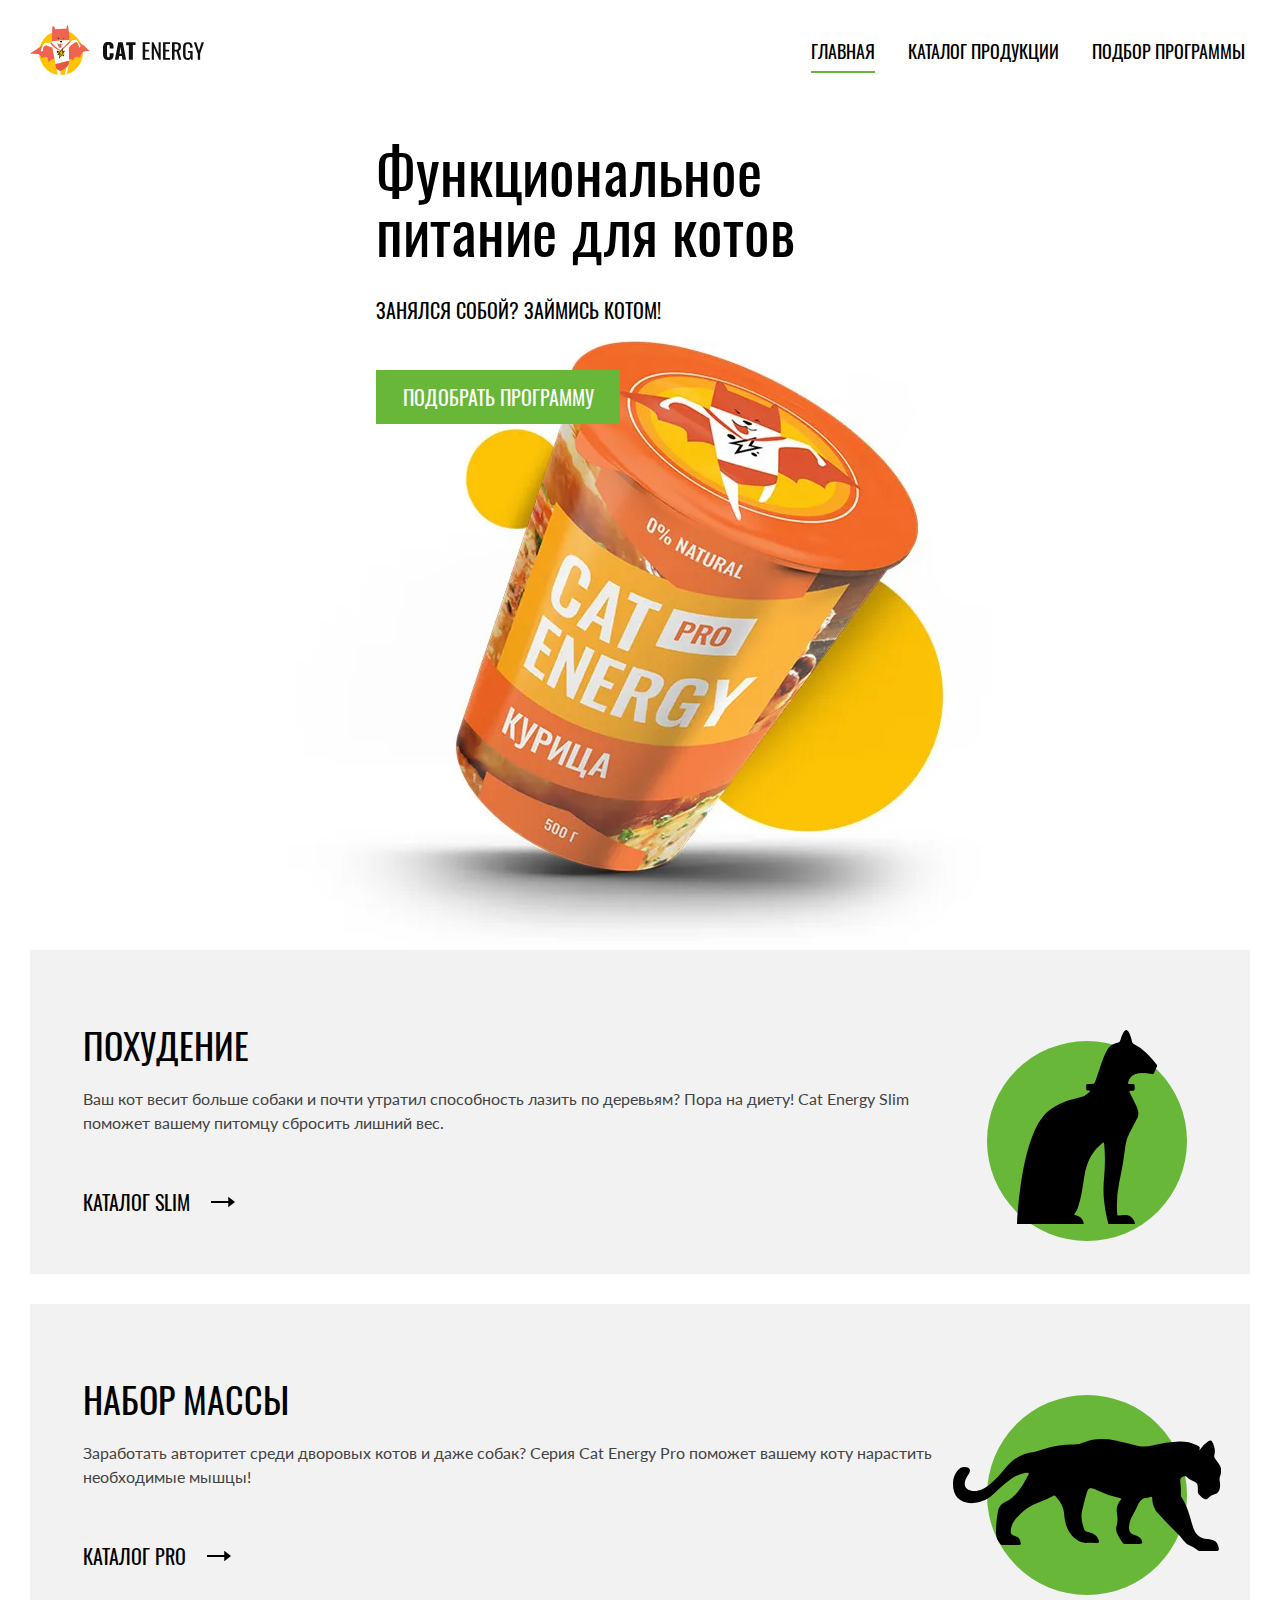
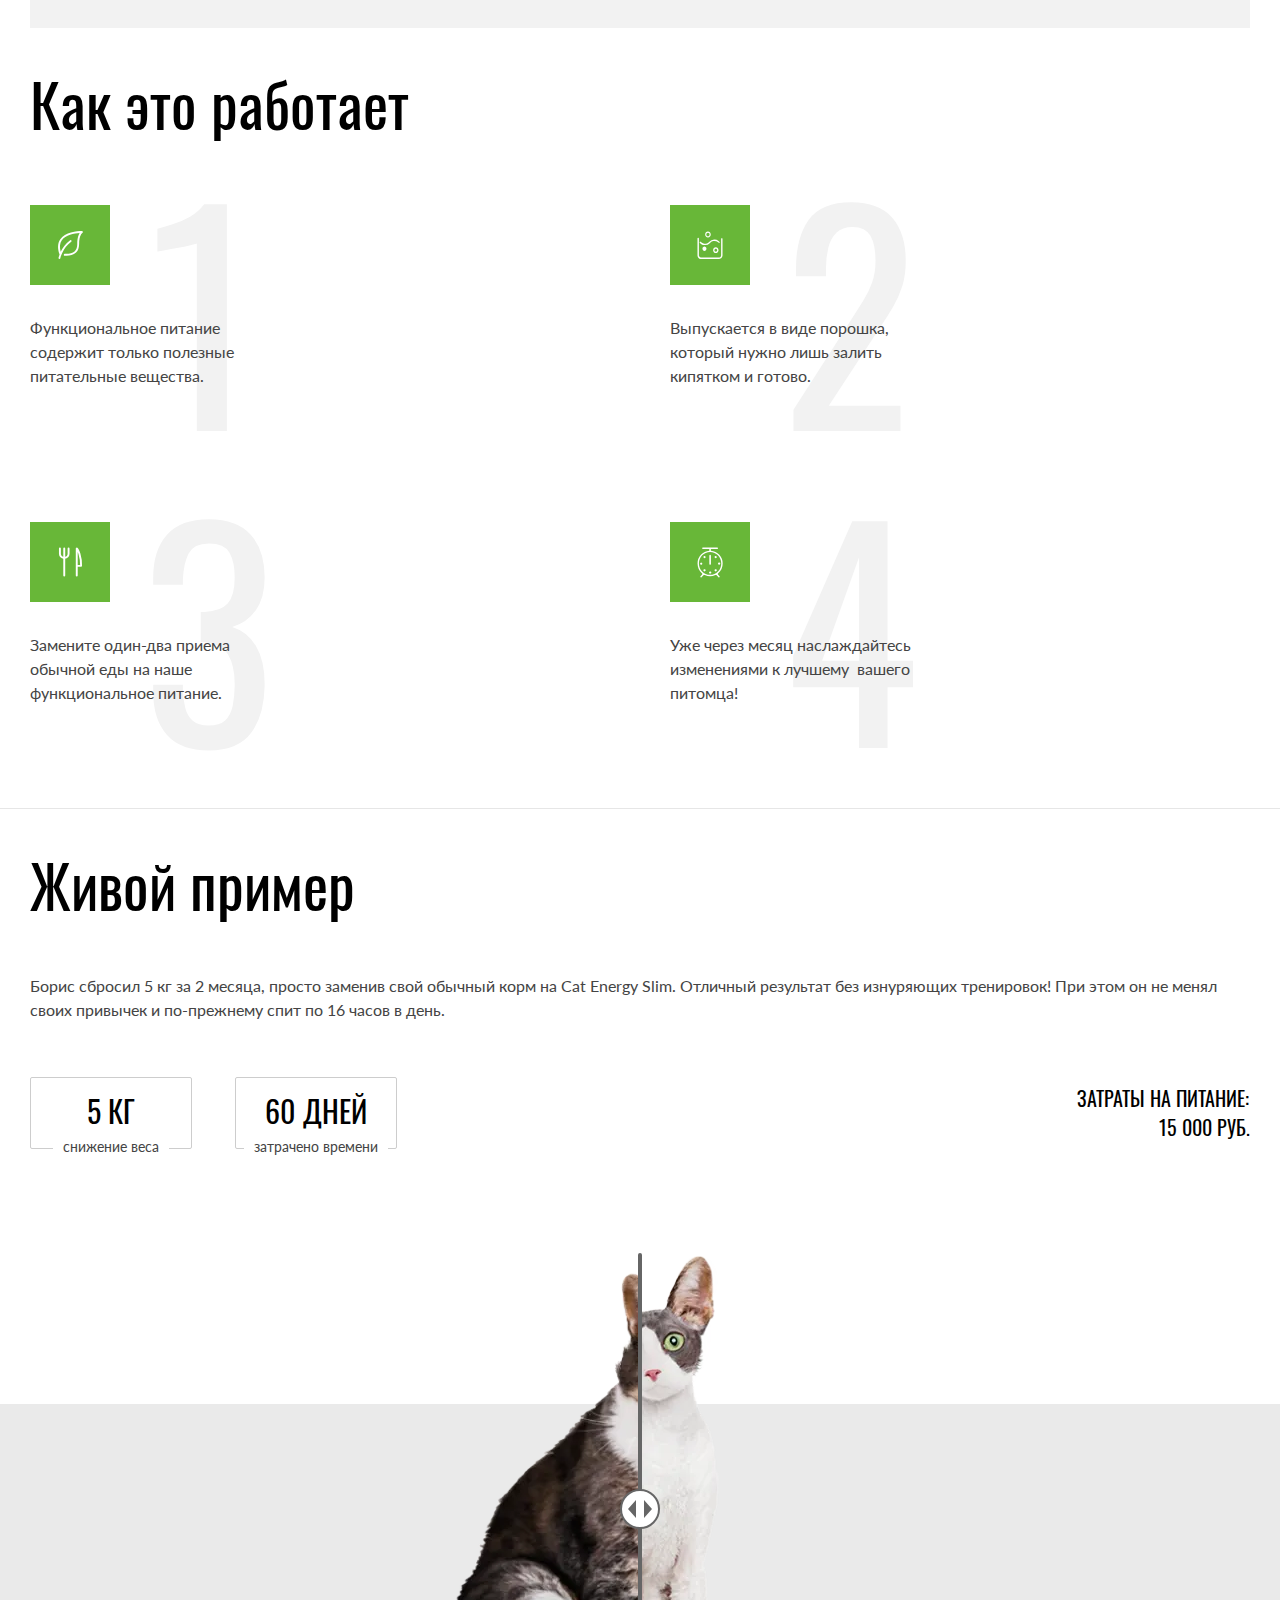
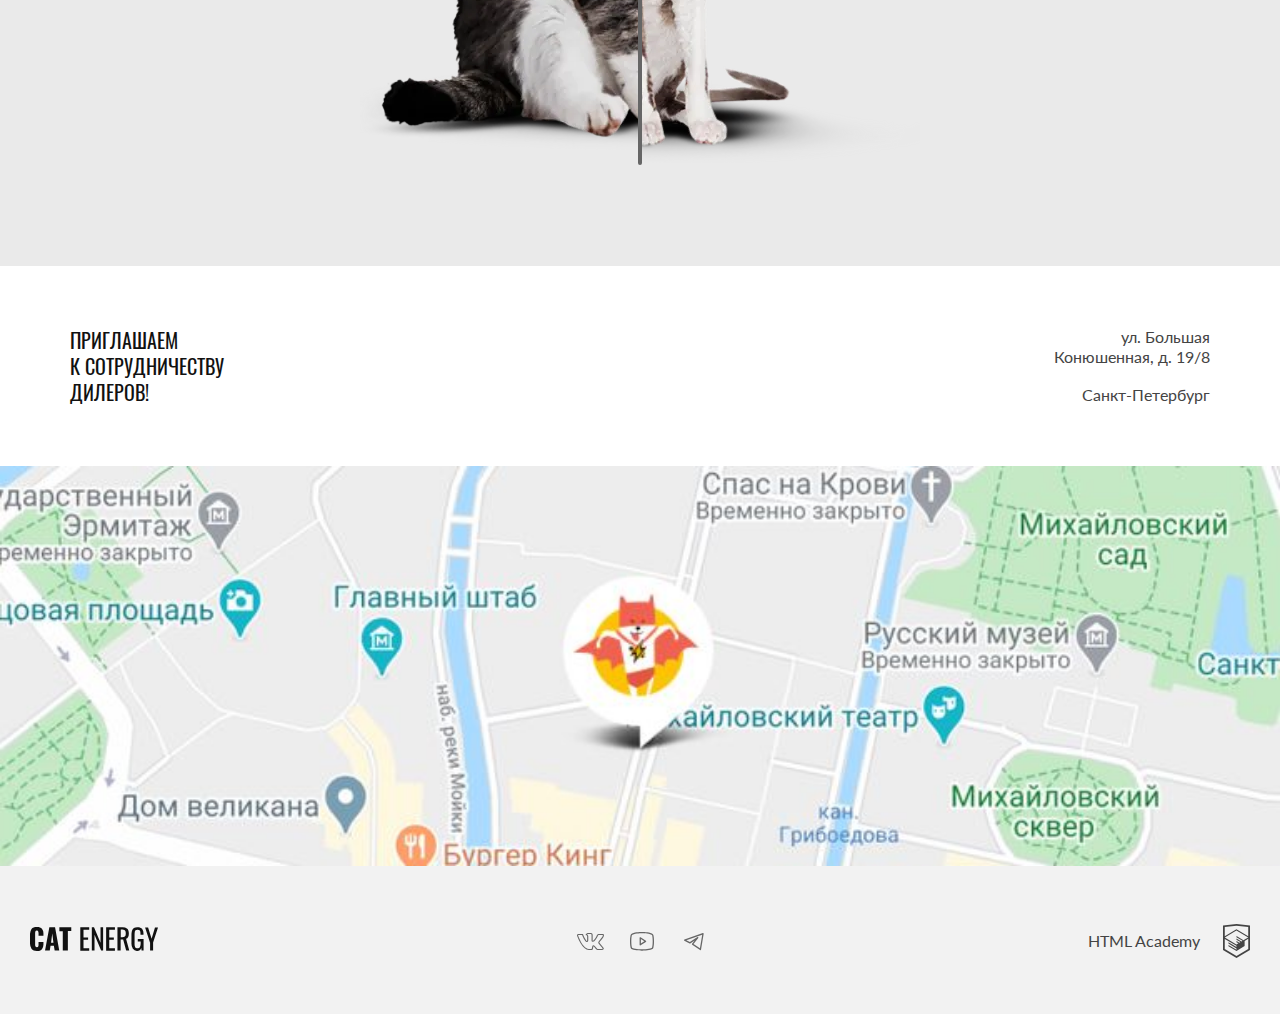
<file: index.html>
<!DOCTYPE html><html class="page" lang="ru"><head><meta charset="UTF-8"><meta name="viewport" content="width=device-width,initial-scale=1"><meta name="description" content="Купите лучшее питание для вашего кота! Широкий ассортимент кормов, витамины и лакомства для кошек всех пород и возрастов. Быстрая доставка, качественные продукты и выгодные цены. Заботьтесь о здоровье и благополучии вашего питомца вместе с нами!"><title>Cat Energy</title><link rel="stylesheet" href="styles/styles.css"><link rel="icon" href="favicon.ico"><link rel="icon" href="favicons/icon.svg" type="image/svg+xml"><link rel="apple-touch-icon" href="favicons/icon-180x180.png"><link rel="manifest" href="manifest.webmanifest"><link rel="preload" href="/source/images/cat-energy-mainpage-desktop@2x.webp" as="image" media="(min-width: 1440px)" type="image/webp"><link rel="preload" href="./fonts/lato/Lato-Regular.woff2" as="font" type="font/woff2" crossorigin="anonymous"><link rel="preload" href="./fonts/oswald/oswaldregular.woff2" as="font" type="font/woff2" crossorigin="anonymous"><link rel="preload" as="script" href="./scripts/index.js" media="(max-width: 767px)" type="text/javascript"><script src="scripts/index.js" defer="defer"></script></head><body class="page__body"><header class="header" data-test="header"><div class="header__mobile-container"><div class="header__wrapper"><a class="header__logo" href="index.html" aria-current="page"><picture><source media="(min-width: 1440px)" width="70" height="59" type="image/svg+xml" srcset="images/logo-img-desktop.svg"><source media="(min-width: 768px)" width="60" height="50" type="image/svg+xml" srcset="images/logo-img-tablet.svg"><img class="header__logo-img" src="images/logo-img-mobile.svg" width="33" height="38" alt="Логотип сайта Cat Energy"></picture><picture><source media="(min-width: 1440px)" width="118" height="21" type="image/svg+xml" srcset="images/logo-text-desktop.svg"><img class="header__logo-text" src="images/logo-text-mobile-tablet.svg" width="101" height="18" alt="Товарный знак Cat Energy"></picture></a></div><nav class="main-navigation main-navigation--opened nojs"><button class="main-navigation__toggle" type="button" aria-label="Меню"><span class="visually-hidden">Открыть меню</span></button><ul class="main-navigation__menu-list"><li class="main-navigation__menu-item"><a class="main-navigation__menu-link main-navigation__menu-link--current" href="index.html">Главная</a></li><li class="main-navigation__menu-item"><a class="main-navigation__menu-link" href="catalog.html">Каталог Продукции</a></li><li class="main-navigation__menu-item"><a class="main-navigation__menu-link" href="#">Подбор программы</a></li></ul></nav></div></header><main class="main-container"><section class="main-hero" data-test="hero"><div class="container main-hero__wrapper"><div class="main-hero__title-wrapper"><h1 class="main-hero__title">Функциональное<br>питание для котов</h1></div><div class="main-hero__slogan-wrapper"><p class="main-hero__slogan">Занялся собой? Займись котом!</p></div><div class="main-hero__picture-wrapper"><picture><source media="(min-width: 1440px)" width="552" height="499" type="image/webp" srcset="images/cat-energy-mainpage-desktop@1x.webp, images/cat-energy-mainpage-desktop@2x.webp 2x"><source media="(min-width: 768px)" width="709" height="609" type="image/webp" srcset="images/cat-energy-mainpage-tablet@1x.webp, images/cat-energy-mainpage-tablet@2x.webp 2x"><source width="280" height="270" type="image/webp" srcset="images/cat-energy-mainpage-mobile@1x.webp, images/cat-energy-mainpage-mobile@2x.webp 2x"><source media="(min-width: 1440px)" width="552" height="499" type="image/png" srcset="images/cat-energy-mainpage-desktop@1x.png, images/cat-energy-mainpage-desktop@2x.png 2x"><source media="(min-width: 768px)" width="709" height="609" type="image/png" srcset="images/cat-energy-mainpage-tablet@1x.png, images/cat-energy-mainpage-tablet@2x.png 2x"><img class="main-hero__main-picture" loading="eager" src="images/cat-energy-mainpage-mobile@1x.png" srcset="images/cat-energy-mainpage-mobile@2x.png 2x" width="280" height="270" alt="Упаковка продукции Cat Energy"></picture></div><a class="main-hero__button-features button button--program" href="#">Подобрать программу</a></div></section><section class="main-advantages" data-test="programs"><div class="container main-advantages__main-wrapper"><div class="main-advantages__wrapper"><div class="main-advantages__items"><div class="main-advantages__image main-advantages__image--weightloss"></div><h3 class="main-advantages__title">Похудение</h3></div><p class="main-advantages__description">Ваш кот весит больше собаки и почти утратил способность лазить по деревьям? Пора на диету! Cat Energy Slim поможет вашему питомцу сбросить лишний вес.</p><div class="main-advantages__catalog-wrapper"><a class="main-advantages__catalog-link" href="#">Каталог Slim</a></div></div><div class="main-advantages__wrapper"><div class="main-advantages__items"><div class="main-advantages__image main-advantages__image--weightgain"></div><h3 class="main-advantages__title">Набор массы</h3></div><p class="main-advantages__description">Заработать авторитет среди дворовых котов и даже собак? Серия Cat Energy Pro поможет вашему коту нарастить необходимые мышцы!</p><div class="main-advantages__catalog-wrapper"><a class="main-advantages__catalog-link" href="#">Каталог Pro</a></div></div></div></section><section class="main-explainer" data-test="features"><div class="container"><h2 class="main-explainer__title">Как это работает</h2><ol class="main-explainer__list"><li class="main-explainer__item main-explainer__item--healthy"><p class="main-explainer__description">Функциональное питание содержит только полезные питательные вещества.</p></li><li class="main-explainer__item main-explainer__item--cooking"><p class="main-explainer__description">Выпускается в виде порошка, который нужно лишь залить кипятком и готово.</p></li><li class="main-explainer__item main-explainer__item--meal"><p class="main-explainer__description">Замените один-два приема обычной еды на наше функциональное питание.</p></li><li class="main-explainer__item main-explainer__item--time"><p class="main-explainer__description">Уже через месяц наслаждайтесь изменениями к лучшему&nbsp; вашего питомца!</p></li></ol></div></section><section class="main-experience" data-test="proof"><div class="container main-experience__wrapper"><h2 class="main-experience__title">Живой пример</h2><p class="main-experience__description">Борис сбросил 5 кг за 2 месяца, просто заменив свой обычный корм на Cat Energy Slim. Отличный результат без изнуряющих тренировок! При этом он не менял своих привычек и по-прежнему спит по 16 часов в день.</p><div class="main-experience__clarifying-wrapper"><div class="main-experience__clarifying-title-wrapper"><div class="main-experience__clarifying"><p class="main-experience__clarifying-title">5 кг</p><p class="main-experience__clarifying-description">снижение веса</p></div><div class="main-experience__clarifying"><p class="main-experience__clarifying-title">60 дней</p><p class="main-experience__clarifying-description">затрачено времени</p></div></div><div class="main-experience__clarifying-benefit-wrapper"><p class="main-experience__clarifying-benefit">Затраты на питание:</p><p class="main-experience__clarifying-benefit main-experience__clarifying-price">15 000 РУБ.</p></div></div><div class="main-experience__slider-description"><div class="slider-container"><div class="slider-container__image slider-container__image--before"><picture><source media="(min-width: 768px)" width="560" height="512" type="image/webp" srcset="images/fat-cat-desktop@1x.webp, images/fat-cat-desktop@2x.webp 2x"><source width="280" height="256" type="image/webp" srcset="images/fat-cat-mobile@1x.webp, images/fat-cat-mobile@2x.webp 2x"><source media="(min-width: 768px)" width="560" height="512" type="image/png" srcset="images/fat-cat-desktop@1x.png, images/fat-cat-desktop@2x.png 2x"><img class="slider-container__picture" loading="lazy" src="images/fat-cat-mobile@1x.png" srcset="images/fat-cat-mobile@2x.png 2x" width="280" height="256" alt="Изображение кота Бориса до"></picture></div><div class="slider-container__image slider-container__image--after"><picture><source media="(min-width: 768px)" width="560" height="512" type="image/webp" srcset="images/slim-cat-desktop@1x.webp, images/slim-cat-desktop@2x.webp 2x"><source width="280" height="256" type="image/webp" srcset="images/slim-cat-mobile@1x.webp, images/slim-cat-mobile@2x.webp 2x"><source media="(min-width: 768px)" width="560" height="512" type="image/png" srcset="images/slim-cat-desktop@1x.png, images/slim-cat-desktop@2x.png 2x"><img class="slider-container__picture" loading="lazy" src="images/slim-cat-mobile@1x.png" srcset="images/slim-cat-mobile@2x.png 2x" width="280" height="256" alt="Изображение кота Бориса после"></picture></div></div><button class="main-experience__slider-button" type="button"><span class="visually-hidden">Ползунок</span></button></div></div></section><section class="contacts" data-test="contacts"><div class="contacts__wrapper"><h2 class="contacts__invitation">Приглашаем<br>к сотрудничеству<br>дилеров!</h2><address class="contacts__address">ул. Большая<br>Конюшенная, д. 19/8 <span class="contacts__city">Санкт-Петербург</span></address></div><div class="contacts__map-picture-wrapper"><script async src="https://api-maps.yandex.ru/services/constructor/1.0/js/?um=constructor%3A9d24a9a556d3a1e91e2e58f129a5ee3a0d1791661d0c0d3f06cbb6fa84445857&amp;lang=ru_RU&amp;scroll=true"></script></div></section></main><footer class="footer" data-test="footer"><div class="container footer__wrapper"><a class="footer__logo" href="index.html" aria-current="page"><svg class="footer__logo-img" width="128" height="24"><use href="icons/stack.svg#footer-logo"></use></svg> <span class="visually-hidden">Логотип сайта Cat Energy</span></a><ul class="footer__social-list"><li class="footer__social-list-item"><a class="social-button social-button--vkontakte" href="https://vk.com/htmlacademy"><span class="visually-hidden">Вконтакте</span></a></li><li class="footer__social-list-item"><a class="social-button social-button--youtube" href="https://www.youtube.com/user/htmlacademyru"><span class="visually-hidden">Youtube</span></a></li><li class="footer__social-list-item"><a class="social-button social-button--telegram" href="https://t.me/htmlacademy"><span class="visually-hidden">Telegram</span></a></li></ul><a class="footer__developer-link" href="https://htmlacademy.ru/intensive/adaptive" target="_blank" rel="noreferrer noopener">HTML Academy <svg class="footer__developer-link-img" width="27" height="34"><use href="icons/stack.svg#logo-icon-html"></use></svg> <span class="visually-hidden">Ссылка на сайт разработчика htmlacademy.ru</span></a></div></footer></body></html>
</file>
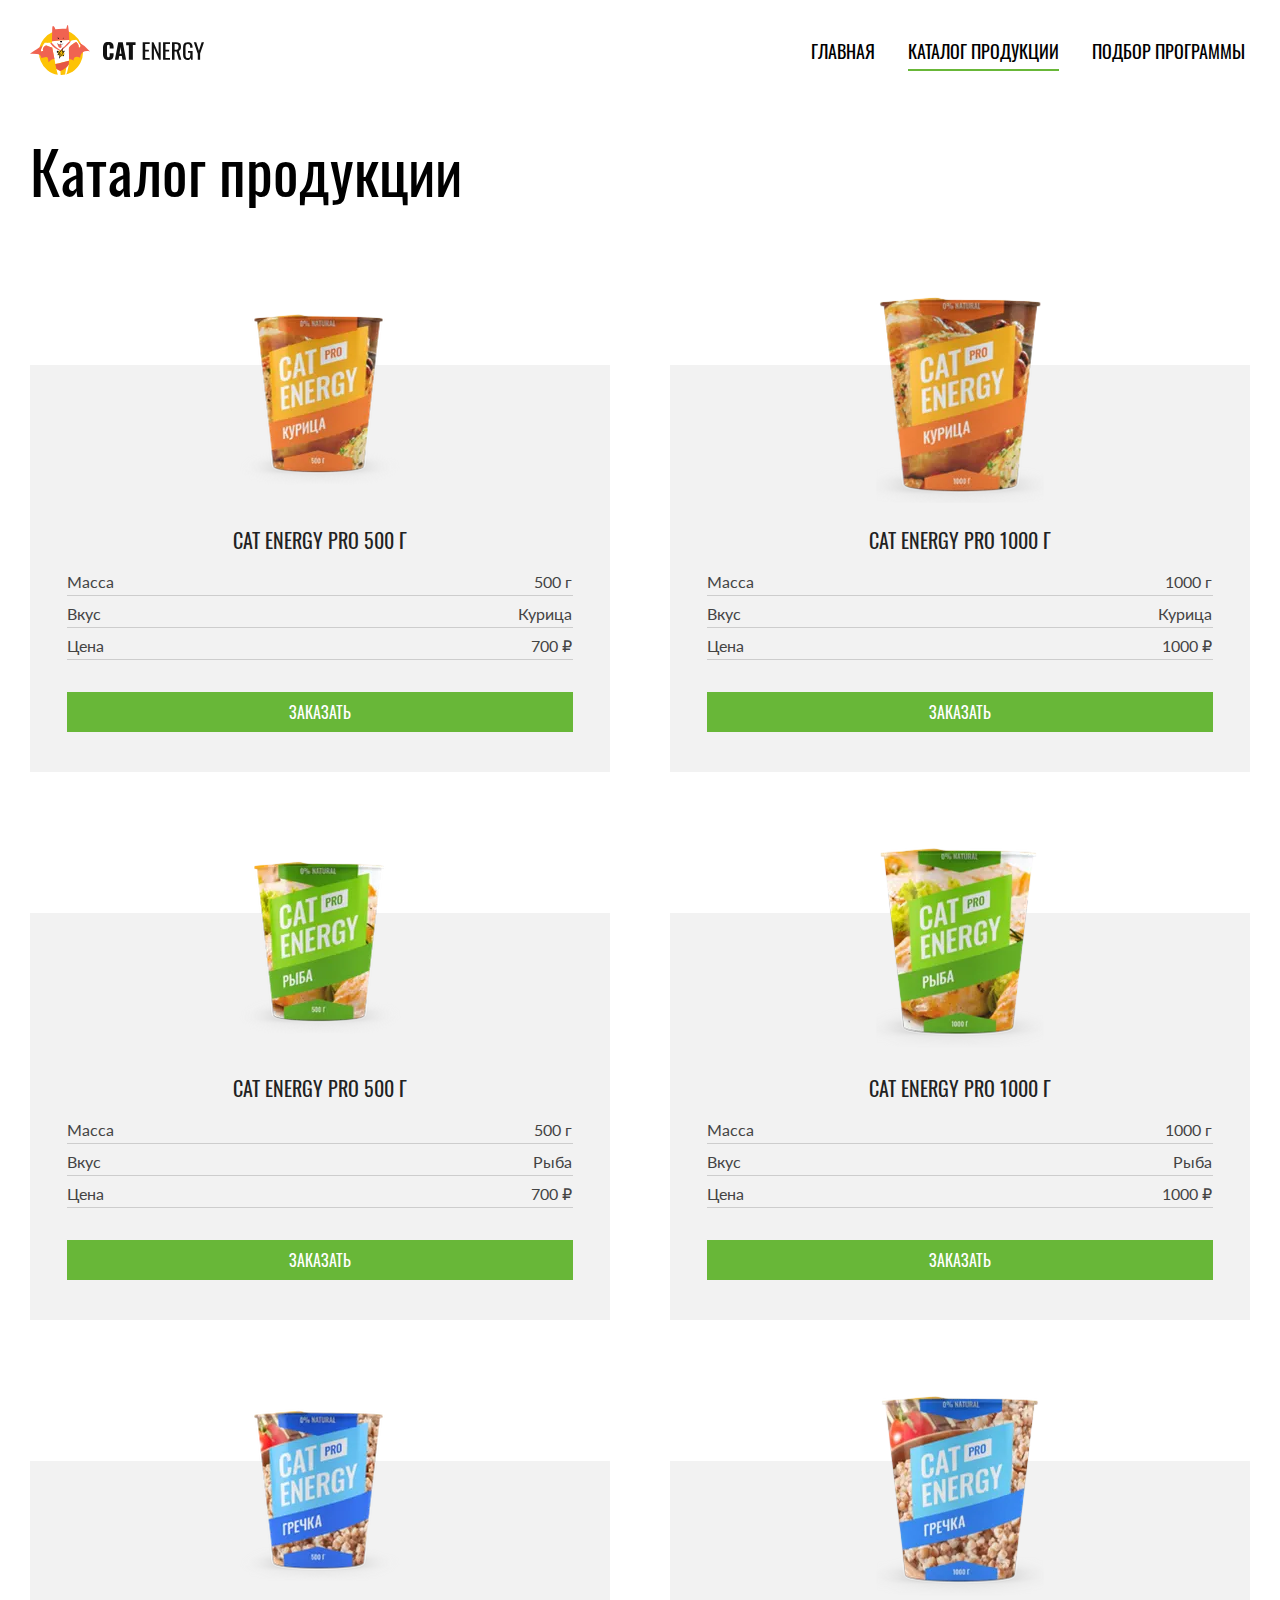
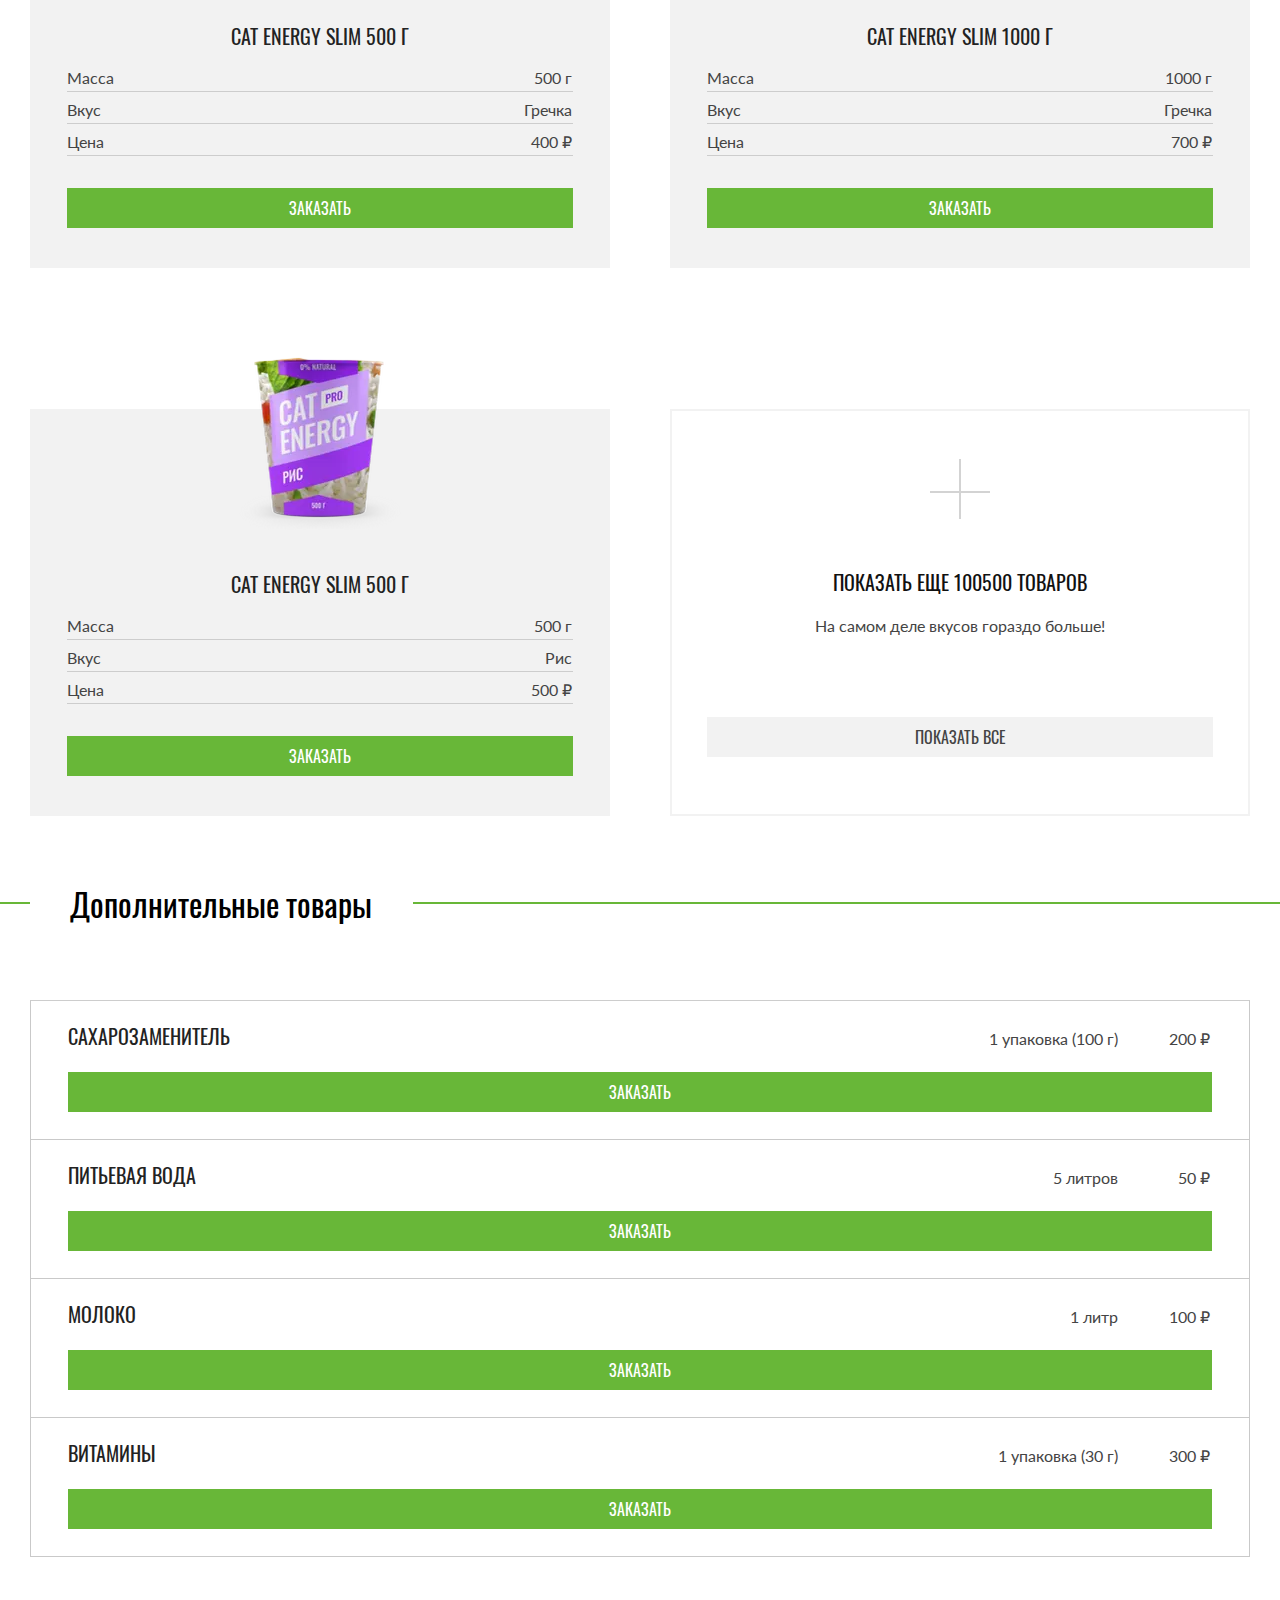
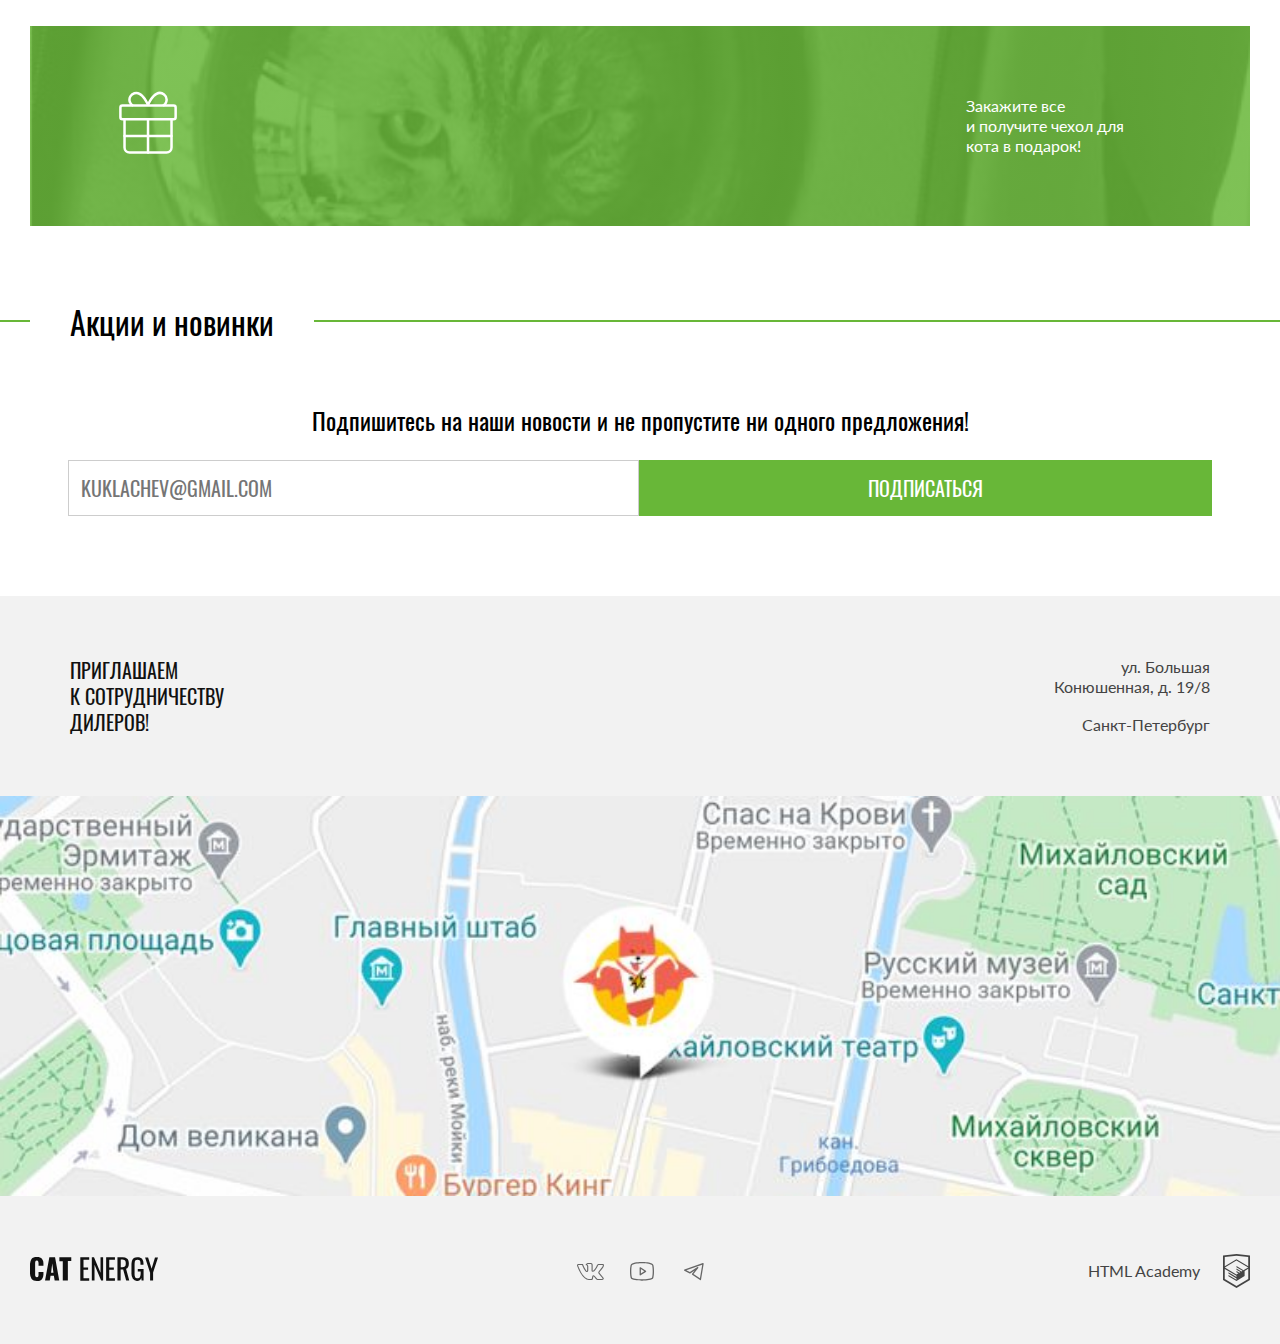
<file: catalog.html>
<!DOCTYPE html><html class="page" lang="ru"><head><meta charset="UTF-8"><meta name="viewport" content="width=device-width,initial-scale=1"><meta name="description" content="Купите лучшее питание для вашего кота! Широкий ассортимент кормов, витамины и лакомства для кошек всех пород и возрастов. Быстрая доставка, качественные продукты и выгодные цены. Заботьтесь о здоровье и благополучии вашего питомца вместе с нами!"><title>Cat Energy Catalog</title><link rel="stylesheet" href="styles/styles.css"><link rel="icon" href="favicon.ico"><link rel="icon" href="favicons/icon.svg" type="image/svg+xml"><link rel="apple-touch-icon" href="favicons/icon-180x180.png"><link rel="manifest" href="manifest.webmanifest"><link rel="preload" href="./fonts/lato/Lato-Regular.woff2" as="font" type="font/woff2" crossorigin="anonymous"><link rel="preload" href="./fonts/oswald/oswaldregular.woff2" as="font" type="font/woff2" crossorigin="anonymous"><link rel="preload" as="script" href="./scripts/index.js" media="(max-width: 767px)" type="text/javascript"><script src="scripts/index.js" defer="defer"></script></head><body class="page__body"><header class="header" data-test="header"><div class="header__mobile-container"><div class="header__wrapper"><a class="header__logo" href="index.html" aria-current="page"><picture><source media="(min-width: 1440px)" width="70" height="59" type="image/svg+xml" srcset="images/logo-img-desktop.svg"><source media="(min-width: 768px)" width="60" height="50" type="image/svg+xml" srcset="images/logo-img-tablet.svg"><img class="header__logo-img" src="images/logo-img-mobile.svg" width="33" height="38" alt="Логотип сайта Cat Energy"></picture><picture><source media="(min-width: 1440px)" width="118" height="21" type="image/svg+xml" srcset="images/logo-text-desktop.svg"><img class="header__logo-text header__logo-text--catalog" src="images/logo-text-mobile-tablet.svg" width="101" height="18" alt="Товарный знак Cat Energy"></picture></a></div><nav class="main-navigation main-navigation--opened nojs"><button class="main-navigation__toggle" type="button" aria-label="Меню"><span class="visually-hidden">Открыть меню</span></button><ul class="main-navigation__menu-list"><li class="main-navigation__menu-item"><a class="main-navigation__menu-link main-navigation__menu-link--catalog" href="index.html">Главная</a></li><li class="main-navigation__menu-item"><a class="main-navigation__menu-link main-navigation__menu-link--catalog main-navigation__menu-link--current-catalog" href="catalog.html">Каталог Продукции</a></li><li class="main-navigation__menu-item"><a class="main-navigation__menu-link main-navigation__menu-link--catalog" href="#">Подбор программы</a></li></ul></nav></div></header><main class="catalog-container"><section class="catalog-main" data-test="catalog"><div class="container catalog-main__border-container"><h1 class="catalog-main__title">Каталог продукции</h1></div><ul class="catalog-main__card-list"><li class="catalog-main__card-item"><a class="catalog-main__card-description-image" href="#"><picture><source media="(min-width: 1440px)" width="169" height="210" type="image/webp" srcset="images/cat-energy-pro-chicken-500-desktop@1x.webp, images/cat-energy-pro-chicken-500-desktop@2x.webp 2x"><source media="(min-width: 768px)" width="200" height="210" type="image/webp" srcset="images/cat-energy-pro-chicken-500-tablet@1x.webp, images/cat-energy-pro-chicken-500-tablet@2x.webp 2x"><source width="140" height="107" type="image/webp" srcset="images/cat-energy-pro-chicken-500-mobile@1x.webp, images/cat-energy-pro-chicken-500-mobile@2x.webp 2x"><source media="(min-width: 1440px)" width="169" height="210" type="image/png" srcset="images/cat-energy-pro-chicken-500-desktop@1x.png, images/cat-energy-pro-chicken-500-desktop@2x.png 2x"><source media="(min-width: 768px)" width="200" height="210" type="image/png" srcset="images/cat-energy-pro-chicken-500-tablet@1x.png, images/cat-energy-pro-chicken-500-tablet@2x.png 2x"><img class="catalog-main__card-image" loading="lazy" src="images/cat-energy-pro-chicken-500-mobile@1x.jpg" srcset="images/cat-energy-pro-chicken-500-mobile@2x.jpg 2x" width="140" height="107" alt="Cat Energy PRO Курица 500 г"></picture></a><a class="catalog-main__card-description-link" href="#"><h2 class="catalog-main__card-title">Cat Energy PRO 500 г</h2></a><dl class="catalog-main__card-table"><dt class="catalog-main__card-description">Масса</dt><dd class="catalog-main__card-description catalog-main__card-value">500 г</dd><dt class="catalog-main__card-description">Вкус</dt><dd class="catalog-main__card-description catalog-main__card-value">Курица</dd><dt class="catalog-main__card-description">Цена</dt><dd class="catalog-main__card-description catalog-main__card-value">700 ₽</dd></dl><a class="catalog-main__card-order-link button button--order" href="#">Заказать</a></li><li class="catalog-main__card-item"><a class="catalog-main__card-description-image" href="#"><picture><source media="(min-width: 1440px)" width="169" height="210" type="image/webp" srcset="images/cat-energy-pro-chicken-1000-desktop@1x.webp, images/cat-energy-pro-chicken-1000-desktop@2x.webp 2x"><source media="(min-width: 768px)" width="200" height="210" type="image/webp" srcset="images/cat-energy-pro-chicken-1000-tablet@1x.webp, images/cat-energy-pro-chicken-1000-tablet@2x.webp 2x"><source width="140" height="107" type="image/webp" srcset="images/cat-energy-pro-chicken-1000-mobile@1x.webp, images/cat-energy-pro-chicken-1000-mobile@2x.webp 2x"><source media="(min-width: 1440px)" width="169" height="210" type="image/png" srcset="images/cat-energy-pro-chicken-1000-desktop@1x.png, images/cat-energy-pro-chicken-1000-desktop@2x.png 2x"><source media="(min-width: 768px)" width="200" height="210" type="image/png" srcset="images/cat-energy-pro-chicken-1000-tablet@1x.png, images/cat-energy-pro-chicken-1000-tablet@2x.png 2x"><img class="catalog-main__card-image" loading="lazy" src="images/cat-energy-pro-chicken-1000-mobile@1x.jpg" srcset="images/cat-energy-pro-chicken-1000-mobile@2x.jpg 2x" width="140" height="107" alt="Cat Energy PRO Курица 1000 г"></picture></a><a class="catalog-main__card-description-link" href="#"><h2 class="catalog-main__card-title">Cat Energy PRO 1000 г</h2></a><dl class="catalog-main__card-table"><dt class="catalog-main__card-description">Масса</dt><dd class="catalog-main__card-description catalog-main__card-value">1000 г</dd><dt class="catalog-main__card-description">Вкус</dt><dd class="catalog-main__card-description catalog-main__card-value">Курица</dd><dt class="catalog-main__card-description">Цена</dt><dd class="catalog-main__card-description catalog-main__card-value">1000 ₽</dd></dl><a class="catalog-main__card-order-link button button--order" href="#">Заказать</a></li><li class="catalog-main__card-item"><a class="catalog-main__card-description-image" href="#"><picture><source media="(min-width: 1440px)" width="169" height="210" type="image/webp" srcset="images/cat-energy-pro-fish-500-desktop@1x.webp, images/cat-energy-pro-fish-500-desktop@2x.webp 2x"><source media="(min-width: 768px)" width="200" height="210" type="image/webp" srcset="images/cat-energy-pro-fish-500-tablet@1x.webp, images/cat-energy-pro-fish-500-tablet@2x.webp 2x"><source width="140" height="107" type="image/webp" srcset="images/cat-energy-pro-fish-500-mobile@1x.webp, images/cat-energy-pro-fish-500-mobile@2x.webp 2x"><source media="(min-width: 1440px)" width="169" height="210" type="image/png" srcset="images/cat-energy-pro-fish-500-desktop@1x.png, images/cat-energy-pro-fish-500-desktop@2x.png 2x"><source media="(min-width: 768px)" width="200" height="210" type="image/png" srcset="images/cat-energy-pro-fish-500-tablet@1x.png, images/cat-energy-pro-fish-500-tablet@2x.png 2x"><img class="catalog-main__card-image" loading="lazy" src="images/cat-energy-pro-fish-500-mobile@1x.jpg" srcset="images/cat-energy-pro-fish-500-mobile@2x.jpg 2x" width="140" height="107" alt="Cat Energy PRO Рыба 500 г"></picture></a><a class="catalog-main__card-description-link" href="#"><h2 class="catalog-main__card-title">Cat Energy PRO 500 г</h2></a><dl class="catalog-main__card-table"><dt class="catalog-main__card-description">Масса</dt><dd class="catalog-main__card-description catalog-main__card-value">500 г</dd><dt class="catalog-main__card-description">Вкус</dt><dd class="catalog-main__card-description catalog-main__card-value">Рыба</dd><dt class="catalog-main__card-description">Цена</dt><dd class="catalog-main__card-description catalog-main__card-value">700 ₽</dd></dl><a class="catalog-main__card-order-link button button--order" href="#">Заказать</a></li><li class="catalog-main__card-item"><a class="catalog-main__card-description-image" href="#"><picture><source media="(min-width: 1440px)" width="169" height="210" type="image/webp" srcset="images/cat-energy-pro-fish-1000-desktop@1x.webp, images/cat-energy-pro-fish-1000-desktop@2x.webp 2x"><source media="(min-width: 768px)" width="200" height="210" type="image/webp" srcset="images/cat-energy-pro-fish-1000-tablet@1x.webp, images/cat-energy-pro-fish-1000-tablet@2x.webp 2x"><source width="140" height="107" type="image/webp" srcset="images/cat-energy-pro-fish-1000-mobile@1x.webp, images/cat-energy-pro-fish-1000-mobile@2x.webp 2x"><source media="(min-width: 1440px)" width="169" height="210" type="image/png" srcset="images/cat-energy-pro-fish-1000-desktop@1x.png, images/cat-energy-pro-fish-1000-desktop@2x.png 2x"><source media="(min-width: 768px)" width="200" height="210" type="image/png" srcset="images/cat-energy-pro-fish-1000-tablet@1x.png, images/cat-energy-pro-fish-1000-tablet@2x.png 2x"><img class="catalog-main__card-image" loading="lazy" src="images/cat-energy-pro-fish-1000-mobile@1x.jpg" srcset="images/cat-energy-pro-fish-1000-mobile@2x.jpg 2x" width="140" height="107" alt="Cat Energy PRO Рыба 1000 г"></picture></a><a class="catalog-main__card-description-link" href="#"><h2 class="catalog-main__card-title">Cat Energy PRO 1000 г</h2></a><dl class="catalog-main__card-table"><dt class="catalog-main__card-description">Масса</dt><dd class="catalog-main__card-description catalog-main__card-value">1000 г</dd><dt class="catalog-main__card-description">Вкус</dt><dd class="catalog-main__card-description catalog-main__card-value">Рыба</dd><dt class="catalog-main__card-description">Цена</dt><dd class="catalog-main__card-description catalog-main__card-value">1000 ₽</dd></dl><a class="catalog-main__card-order-link button button--order" href="#">Заказать</a></li><li class="catalog-main__card-item"><a class="catalog-main__card-description-image" href="#"><picture><source media="(min-width: 1440px)" width="169" height="210" type="image/webp" srcset="images/cat-energy-slim-buckwheat-500-desktop@1x.webp, images/cat-energy-slim-buckwheat-500-desktop@2x.webp 2x"><source media="(min-width: 768px)" width="200" height="210" type="image/webp" srcset="images/cat-energy-slim-buckwheat-500-tablet@1x.webp, images/cat-energy-slim-buckwheat-500-tablet@2x.webp 2x"><source width="140" height="107" type="image/webp" srcset="images/cat-energy-slim-buckwheat-500-mobile@1x.webp, images/cat-energy-slim-buckwheat-500-mobile@2x.webp 2x"><source media="(min-width: 1440px)" width="169" height="210" type="image/png" srcset="images/cat-energy-slim-buckwheat-500-desktop@1x.png, images/cat-energy-slim-buckwheat-500-desktop@2x.png 2x"><source media="(min-width: 768px)" width="200" height="210" type="image/png" srcset="images/cat-energy-slim-buckwheat-500-tablet@1x.png, images/cat-energy-slim-buckwheat-500-tablet@2x.png 2x"><img class="catalog-main__card-image" loading="lazy" src="images/cat-energy-slim-buckwheat-500-mobile@1x.jpg" srcset="images/cat-energy-slim-buckwheat-500-mobile@2x.jpg 2x" width="140" height="107" alt="Cat Energy Slim Гречка 500 г"></picture></a><a class="catalog-main__card-description-link" href="#"><h2 class="catalog-main__card-title">Cat Energy Slim 500 г</h2></a><dl class="catalog-main__card-table"><dt class="catalog-main__card-description">Масса</dt><dd class="catalog-main__card-description catalog-main__card-value">500 г</dd><dt class="catalog-main__card-description">Вкус</dt><dd class="catalog-main__card-description catalog-main__card-value">Гречка</dd><dt class="catalog-main__card-description">Цена</dt><dd class="catalog-main__card-description catalog-main__card-value">400 ₽</dd></dl><a class="catalog-main__card-order-link button button--order" href="#">Заказать</a></li><li class="catalog-main__card-item"><a class="catalog-main__card-description-image" href="#"><picture><source media="(min-width: 1440px)" width="169" height="210" type="image/webp" srcset="images/cat-energy-slim-buckwheat-1000-desktop@1x.webp, images/cat-energy-slim-buckwheat-1000-desktop@2x.webp 2x"><source media="(min-width: 768px)" width="200" height="210" type="image/webp" srcset="images/cat-energy-slim-buckwheat-1000-tablet@1x.webp, images/cat-energy-slim-buckwheat-1000-tablet@2x.webp 2x"><source width="140" height="107" type="image/webp" srcset="images/cat-energy-slim-buckwheat-1000-mobile@1x.webp, images/cat-energy-slim-buckwheat-1000-mobile@2x.webp 2x"><source media="(min-width: 1440px)" width="169" height="210" type="image/png" srcset="images/cat-energy-slim-buckwheat-1000-desktop@1x.png, images/cat-energy-slim-buckwheat-1000-desktop@2x.png 2x"><source media="(min-width: 768px)" width="200" height="210" type="image/png" srcset="images/cat-energy-slim-buckwheat-1000-tablet@1x.png, images/cat-energy-slim-buckwheat-1000-tablet@2x.png 2x"><img class="catalog-main__card-image" loading="lazy" src="images/cat-energy-slim-buckwheat-1000-mobile@1x.jpg" srcset="images/cat-energy-slim-buckwheat-1000-mobile@2x.jpg 2x" width="140" height="107" alt="Cat Energy Slim Гречка 1000 г"></picture></a><a class="catalog-main__card-description-link" href="#"><h2 class="catalog-main__card-title">Cat Energy Slim 1000 г</h2></a><dl class="catalog-main__card-table"><dt class="catalog-main__card-description">Масса</dt><dd class="catalog-main__card-description catalog-main__card-value">1000 г</dd><dt class="catalog-main__card-description">Вкус</dt><dd class="catalog-main__card-description catalog-main__card-value">Гречка</dd><dt class="catalog-main__card-description">Цена</dt><dd class="catalog-main__card-description catalog-main__card-value">700 ₽</dd></dl><a class="catalog-main__card-order-link button button--order" href="#">Заказать</a></li><li class="catalog-main__card-item"><a class="catalog-main__card-description-image" href="#"><picture><source media="(min-width: 1440px)" width="169" height="210" type="image/webp" srcset="images/cat-energy-slim-rice-500-desktop@1x.webp, images/cat-energy-slim-rice-500-desktop@2x.webp 2x"><source media="(min-width: 768px)" width="200" height="210" type="image/webp" srcset="images/cat-energy-slim-rice-500-tablet@1x.webp, images/cat-energy-slim-rice-500-tablet@2x.webp 2x"><source width="140" height="107" type="image/webp" srcset="images/cat-energy-slim-rice-500-mobile@1x.webp, images/cat-energy-slim-rice-500-mobile@2x.webp 2x"><source media="(min-width: 1440px)" width="169" height="210" type="image/png" srcset="images/cat-energy-slim-rice-500-desktop@1x.png, images/cat-energy-slim-rice-500-desktop@2x.png 2x"><source media="(min-width: 768px)" width="200" height="210" type="image/png" srcset="images/cat-energy-slim-rice-500-tablet@1x.png, images/cat-energy-slim-rice-500-tablet@2x.png 2x"><img class="catalog-main__card-image" loading="lazy" src="images/cat-energy-slim-rice-500-mobile@1x.jpg" srcset="images/cat-energy-slim-rice-500-mobile@2x.jpg 2x" width="140" height="107" alt="Cat Energy Slim Рис 500 г"></picture></a><a class="catalog-main__card-description-link" href="#"><h2 class="catalog-main__card-title">Cat Energy Slim 500 г</h2></a><dl class="catalog-main__card-table"><dt class="catalog-main__card-description">Масса</dt><dd class="catalog-main__card-description catalog-main__card-value">500 г</dd><dt class="catalog-main__card-description">Вкус</dt><dd class="catalog-main__card-description catalog-main__card-value">Рис</dd><dt class="catalog-main__card-description">Цена</dt><dd class="catalog-main__card-description catalog-main__card-value">500 ₽</dd></dl><a class="catalog-main__card-order-link button button--order" href="#">Заказать</a></li><li class="catalog-main__card-item catalog-main__card-item--more-item"><h2 class="catalog-main__card-title catalog-main__card-title--more-items">Показать еще 100500 товаров</h2><p class="catalog-main__card-description-more-items">На самом деле вкусов гораздо больше!</p><a class="catalog-main__card-link button button--more-item" href="#">Показать все</a></li></ul></section><section class="additional-products" data-test="additional"><div class="container"><h2 class="additional-products__title">Дополнительные&nbsp;товары</h2><div class="additional-products__wrapper"><ul class="additional-products__card-list"><li class="additional-products__card-item"><h2 class="additional-products__description">Сахарозаменитель</h2><table class="additional-products__card-table"><tr class="additional-products__card-table-row"><td class="additional-products__card-package">1 упаковка (100 г)</td><td class="additional-products__card-value">200 ₽</td></tr></table><a class="additional-products__link button button--order" href="#">Заказать</a></li><li class="additional-products__card-item"><h2 class="additional-products__description">Питьевая вода</h2><table class="additional-products__card-table"><tr class="additional-products__card-table-row"><td class="additional-products__card-package">5 литров</td><td class="additional-products__card-value">50 ₽</td></tr></table><a class="additional-products__link button button--order" href="#">Заказать</a></li><li class="additional-products__card-item"><h2 class="additional-products__description">Молоко</h2><table class="additional-products__card-table"><tr class="additional-products__card-table-row"><td class="additional-products__card-package">1 литр</td><td class="additional-products__card-value">100 ₽</td></tr></table><a class="additional-products__link button button--order" href="#">Заказать</a></li><li class="additional-products__card-item"><h2 class="additional-products__description">Витамины</h2><table class="additional-products__card-table"><tr class="additional-products__card-table-row"><td class="additional-products__card-package">1 упаковка (30 г)</td><td class="additional-products__card-value">300 ₽</td></tr></table><a class="additional-products__link button button--order" href="#">Заказать</a></li></ul><div class="additional-products__gift-wrapper"><p class="additional-products__gift-description">Закажите все<br>и получите чехол для<br>кота в подарок!</p></div></div></div></section><section class="subscribe"><div class="container"><h2 class="subscribe__title">Акции&nbsp;и&nbsp;новинки</h2><p class="subscribe__description">Подпишитесь на наши новости и не пропустите ни одного предложения!</p><form class="subscribe__newsletter-form" action="https://echo.htmlacademy.ru/courses" method="post"><label class="visually-hidden" for="user-email">Ваш E-mail</label> <input class="subscribe__newsletter-form-mail" type="email" id="user-email" name="Ваш e-mail" placeholder="kuklachev@gmail.com" required> <button class="button button--subscribe" type="submit">Подписаться</button></form></div></section><section class="contacts contacts--catalog" data-test="contacts"><div class="contacts__wrapper"><h2 class="contacts__invitation">Приглашаем<br>к сотрудничеству<br>дилеров!</h2><address class="contacts__address">ул. Большая<br>Конюшенная, д. 19/8 <span class="contacts__city">Санкт-Петербург</span></address></div><div class="contacts__map-picture-wrapper"><script async src="https://api-maps.yandex.ru/services/constructor/1.0/js/?um=constructor%3A9d24a9a556d3a1e91e2e58f129a5ee3a0d1791661d0c0d3f06cbb6fa84445857&amp;lang=ru_RU&amp;scroll=true"></script></div></section></main><footer class="footer" data-test="footer"><div class="container footer__wrapper"><a class="footer__logo" href="index.html" aria-current="page"><svg class="footer__logo-img" width="128" height="24"><use href="icons/stack.svg#footer-logo"></use></svg> <span class="visually-hidden">Логотип сайта Cat Energy</span></a><ul class="footer__social-list"><li class="footer__social-list-item"><a class="social-button social-button--vkontakte" href="https://vk.com/htmlacademy"><span class="visually-hidden">Вконтакте</span></a></li><li class="footer__social-list-item"><a class="social-button social-button--youtube" href="https://www.youtube.com/user/htmlacademyru"><span class="visually-hidden">Youtube</span></a></li><li class="footer__social-list-item"><a class="social-button social-button--telegram" href="https://t.me/htmlacademy"><span class="visually-hidden">Telegram</span></a></li></ul><a class="footer__developer-link" href="https://htmlacademy.ru/intensive/adaptive" target="_blank" rel="noreferrer noopener">HTML Academy <svg class="footer__developer-link-img" width="27" height="34"><use href="icons/stack.svg#logo-icon-html"></use></svg> <span class="visually-hidden">Ссылка на сайт разработчика htmlacademy.ru</span></a></div></footer></body></html>
</file>
<file: styles/styles.css>
@font-face{font-family:Lato;src:url(../fonts/lato/Lato-Regular.woff2)format("woff2");font-weight:400;font-style:normal;font-display:swap}@font-face{font-family:Oswald;src:url(../fonts/oswald/oswaldregular.woff2)format("woff2");font-weight:400;font-style:normal;font-display:swap}*,:before,:after{box-sizing:border-box}body{color:#000;background-color:#fff;min-width:320px;margin:0;padding:0;font-family:Lato,Arial,sans-serif;font-size:14px;font-weight:400;line-height:18px}.visually-hidden{clip:rect(0 0 0 0);border:0;width:1px;height:1px;margin:-1px;padding:0;position:absolute;overflow:hidden}.button{text-transform:uppercase;color:#fff;text-align:center;background-color:#68b738;border:none;width:100%;margin:0;font-family:Oswald,Century Gothic,sans-serif;font-size:16px;line-height:20px;text-decoration:none;display:block}.button:hover{background-color:#5eaa2f}.button:active{color:#ffffff4d;background-color:#5eaa2f}.button--program{text-transform:uppercase;color:#fff;text-align:center;background-color:#68b738;border:none;width:100%;margin:0;padding:10px 64px;font-family:Oswald,Century Gothic,sans-serif;font-size:16px;line-height:20px;text-decoration:none;display:block}.button--program:hover{background-color:#5eaa2f}.button--program:active{color:#ffffff4d;background-color:#5eaa2f}.button--order{text-transform:uppercase;color:#fff;text-align:center;background-color:#68b738;border:none;width:100%;margin:0;padding:10px;font-family:Oswald,Century Gothic,sans-serif;font-size:16px;line-height:20px;text-decoration:none;display:block}.button--order:hover{background-color:#5eaa2f}.button--order:active{color:#ffffff4d;background-color:#5eaa2f}.button--more-item{text-transform:uppercase;color:#444;text-align:center;background-color:#f2f2f2;border:none;width:100%;margin:0;padding:10px;font-family:Oswald,Century Gothic,sans-serif;font-size:16px;line-height:20px;text-decoration:none;display:block}.button--more-item:hover{background-color:#5eaa2f}.button--more-item:active{color:#ffffff4d;background-color:#5eaa2f}.button--more-item:hover,.button--more-item:active{color:#444;background-color:#ebebeb}.button--subscribe{text-transform:uppercase;color:#fff;text-align:center;cursor:pointer;background-color:#68b738;border:none;width:100%;margin:0;padding:15px;font-family:Oswald,Century Gothic,sans-serif;font-size:20px;line-height:26px;text-decoration:none;display:block}.button--subscribe:hover{background-color:#5eaa2f}.button--subscribe:active{color:#ffffff4d;background-color:#5eaa2f}.additional-products{padding-top:25px;padding-bottom:40px}@media (width>=768px){.additional-products{margin-bottom:80px;padding-bottom:0}}@media (width>=1440px){.additional-products{margin-bottom:96px;padding-top:0}}.additional-products__title{text-align:left;background-color:#fff;width:-moz-fit-content;width:fit-content;margin:0;padding-bottom:35px;font-family:Oswald,Century Gothic,sans-serif;font-size:24px;font-weight:400;line-height:24px;position:relative;box-shadow:-20px 0 #fff,41px 0 #fff}.additional-products__title:before{content:"";z-index:-1;background:#68b738;width:100vw;height:2px;position:absolute;top:10px;right:0;box-shadow:100vw 0 #68b738}@media (width>=768px){.additional-products__title{border-bottom:none;padding-bottom:80px;padding-left:40px;font-size:32px;line-height:32px;box-shadow:0 0 #fff,41px 0 #fff}.additional-products__title:before{top:14px}}@media (width>=1440px){.additional-products__title{margin-bottom:78px;padding-bottom:0;padding-left:0;font-size:40px;line-height:40px;box-shadow:-40px 0 #fff,40px 0 #fff}.additional-products__title:before{top:16px}.additional-products__wrapper{justify-content:space-between;display:flex}}.additional-products__card-list{margin:0;padding:0;list-style:none}@media (width>=1440px){.additional-products__card-list{min-width:896px}}.additional-products__card-item{border-bottom:1px solid #c9c9c9;padding-bottom:18px}.additional-products__card-item:first-child{border-top:1px solid #cdcdcd}@media (width>=768px){.additional-products__card-item{border:1px solid #c9c9c9;border-bottom:none;grid-template-areas:"description table""button button";align-items:baseline;padding:25px 37px 27px;display:grid}.additional-products__card-item:last-child{border-bottom:1px solid #c9c9c9}}@media (width>=1440px){.additional-products__card-item{border-left:none;border-right:none;justify-content:space-between;padding:15px 0 16px;display:flex}}.additional-products__description{text-align:left;text-transform:uppercase;color:#222;margin:0 0 13px;padding-top:13px;font-family:Oswald,Century Gothic,sans-serif;font-size:16px;font-weight:400;line-height:16px}@media (width>=768px){.additional-products__description{grid-area:description;margin:0;padding:0;font-size:20px;line-height:20px}}@media (width>=1440px){.additional-products__description{min-width:326px;display:block}}.additional-products__card-table{border-collapse:collapse;color:#444;width:100%;margin-bottom:15px;line-height:14px}@media (width>=768px){.additional-products__card-table{text-align:right;grid-area:table;margin:0;font-size:16px}}@media (width>=1440px){.additional-products__card-table{min-width:285px}}.additional-products__card-table-row{justify-content:space-between;display:flex}@media (width>=768px){.additional-products__card-table-row{justify-content:end;gap:47px}}@media (width>=1440px){.additional-products__card-table-row{justify-content:space-between;gap:0}}.additional-products__card-package{text-align:left;padding:0}@media (width>=768px){.additional-products__card-package{text-align:right}}@media (width>=1440px){.additional-products__card-package{margin-top:-2px}}.additional-products__card-value{text-align:right;border-spacing:10px;padding:0}@media (width>=768px){.additional-products__card-value{width:45px;margin-right:2px}}@media (width>=1440px){.additional-products__card-value{text-align:start;text-wrap:nowrap;width:42px;margin-right:0}}.additional-products__gift-wrapper{background-color:#68b738d9;background-image:-webkit-linear-gradient(#68b738d9,#68b738d9),-webkit-image-set(url(../images/cat-backpack-mobile@1x.jpg) 1x,url(../images/cat-backpack-mobile@2x.jpg) 2x);background-image:linear-gradient(#68b738d9,#68b738d9),image-set("../images/cat-backpack-mobile@1x.jpg" 1x,"../images/cat-backpack-mobile@2x.jpg" 2x);background-position:50%;background-repeat:no-repeat;background-size:contain;min-height:290px;margin-top:34px;padding:57px 59px 42px}@media (width>=768px){.additional-products__gift-wrapper{background-image:-webkit-linear-gradient(#68b738d9,#68b738d9),-webkit-image-set(url(../images/cat-backpack-tablet@1x.jpg) 1x,url(../images/cat-backpack-tablet@2x.jpg) 2x);background-image:linear-gradient(#68b738d9,#68b738d9),image-set("../images/cat-backpack-tablet@1x.jpg" 1x,"../images/cat-backpack-tablet@2x.jpg" 2x);background-size:cover;min-height:200px;margin-top:69px;padding:58px 126px 59px 78px}}@media (width>=1440px){.additional-products__gift-wrapper{background-image:-webkit-linear-gradient(#68b738d9,#68b738d9),-webkit-image-set(url(../images/cat-backpack-desktop@1x.jpg) 1x,url(../images/cat-backpack-desktop@2x.jpg) 2x);background-image:linear-gradient(#68b738d9,#68b738d9),image-set("../images/cat-backpack-desktop@1x.jpg" 1x,"../images/cat-backpack-desktop@2x.jpg" 2x);max-width:245px;min-height:288px;margin-top:0;padding:56px 42px 43px}}.additional-products__gift-description{text-align:center;color:#fff;flex-direction:column;margin:0;font-size:16px;font-weight:400;line-height:20px;display:flex;position:relative}.additional-products__gift-description:before{content:"";background-color:#fff;align-self:center;width:80px;height:83px;margin-bottom:47px;display:block;-webkit-mask-image:url(../icons/stack.svg#icon-catalog-gift);mask-image:url(../icons/stack.svg#icon-catalog-gift);-webkit-mask-repeat:no-repeat;mask-repeat:no-repeat}@media (width>=768px){.additional-products__gift-description{text-align:left;flex-direction:row;justify-content:space-between;align-items:center;margin:0 auto}.additional-products__gift-description:before{margin-bottom:0}}@media (width>=1440px){.additional-products__gift-description{text-align:center;flex-direction:column}.additional-products__gift-description:before{margin-bottom:47px}}@media (width>=768px){.additional-products__link{grid-area:button;margin-top:26px}}@media (width>=1440px){.additional-products__link{margin-top:0;margin-left:40px}}@media (width>=768px){.catalog-main{margin-bottom:47px}}@media (width>=1440px){.catalog-main{margin-bottom:73px}}.catalog-main__border-container{border-bottom:1px solid #ebebeb}@media (width>=768px){.catalog-main__border-container{border-bottom:none}}.catalog-main__title{text-align:left;margin:0;padding:27px 0 40px;font-family:Oswald,Century Gothic,sans-serif;font-size:36px;font-weight:400;line-height:36px}@media (width>=768px){.catalog-main__title{padding:65px 0 84px;font-size:60px;line-height:60px}}@media (width>=1440px){.catalog-main__title{padding:75px 0 82px}}.catalog-main__card-list{margin:0;padding:0;list-style:none}@media (width>=768px){.catalog-main__card-list{grid-template-columns:1fr 1fr;gap:60px;padding:0 30px;display:grid}}@media (width>=1440px){.catalog-main__card-list{grid-template-columns:1fr 1fr 1fr 1fr;gap:64px 80px;max-width:1440px;margin:0 auto;padding:0 110px;display:grid}}.catalog-main__card-item{border-bottom:1px solid #ebebeb;grid-template-rows:55px 50px 19px 40px;grid-template-columns:1fr 1fr;padding:20px 20px 24px;display:grid}@media (width>=768px){.catalog-main__card-item{background-image:linear-gradient(#fff 81px,#f2f2f2 81px);border-bottom:none;flex-direction:column;min-width:324px;padding:11px 37px 40px;display:flex}}@media (width>=1440px){.catalog-main__card-item{flex-direction:column;min-width:245px;padding:11px 38px 39px;display:flex}}.catalog-main__card-description-image{text-align:right}@media (width>=768px){.catalog-main__card-description-image{text-align:center;margin-bottom:19px}}@media (width>=1440px){.catalog-main__card-description-image{margin-bottom:9px}}.catalog-main__card-description-link{padding-top:1px;padding-right:64px;text-decoration:none}@media (width>=768px){.catalog-main__card-description-link{margin-bottom:20px;padding:0 59px 0 58px}}@media (width>=1440px){.catalog-main__card-description-link{margin-bottom:22px;padding:0 13px}}.catalog-main__card-title{text-align:left;text-transform:uppercase;color:#222;margin:0;font-family:Oswald,Century Gothic,sans-serif;font-size:16px;font-weight:400;line-height:20px}@media (width>=768px){.catalog-main__card-title{text-align:center;font-size:20px;line-height:24px}}.catalog-main__card-table{color:#444;border-collapse:collapse;grid-area:2/2/2/2;grid-template-columns:1fr 1fr;max-width:140px;margin:0;font-size:12px;line-height:16px;display:grid}@media (width>=768px){.catalog-main__card-table{border-spacing:10px;max-width:100%;margin-bottom:24px;font-size:16px;line-height:20px}}@media (width>=1440px){.catalog-main__card-table{row-gap:6px;margin-bottom:35px}}.catalog-main__card-description{margin:0;padding:0}@media (width>=768px){.catalog-main__card-description{border-bottom:1px solid #cdcdcd;margin-bottom:8px;padding:0 0 3px}}@media (width>=1440px){.catalog-main__card-description{margin-bottom:-1px;padding-bottom:7px}}.catalog-main__card-value{text-align:right;padding-right:1px}.catalog-main__card-item--more-item{flex-direction:column;padding-top:25px;display:flex;position:relative}.catalog-main__card-item--more-item:before{content:"";background-color:#d3d3d3;align-self:center;width:30px;height:2px;position:relative;top:14px}.catalog-main__card-item--more-item:after{content:"";background-color:#d3d3d3;align-self:center;width:2px;height:30px;display:block;position:absolute;top:25px}@media (width>=768px){.catalog-main__card-item--more-item{background-image:none;border:2px solid #f2f2f2;flex-direction:column;margin-top:81px;padding:26px 35px;display:flex}.catalog-main__card-item--more-item:before{width:60px;top:54px}.catalog-main__card-item--more-item:after{height:60px;top:48px}}@media (width>=1440px){.catalog-main__card-item--more-item{justify-content:normal}.catalog-main__card-item--more-item:before{top:53px}}.catalog-main__card-title--more-items{color:#111;text-align:center;margin-top:51px;margin-bottom:8px}@media (width>=768px){.catalog-main__card-title--more-items{margin-top:131px;margin-bottom:23px;padding:0 52px;font-size:20px;line-height:24px}}@media (width>=1440px){.catalog-main__card-title--more-items{margin-top:121px;margin-bottom:26px;padding:0}}.catalog-main__card-description-more-items{color:#444;text-align:center;align-self:center;margin:0 0 21px;font-size:12px;line-height:16px}@media (width>=768px){.catalog-main__card-description-more-items{margin-bottom:82px;padding:0 16px;font-size:16px;line-height:18px}}@media (width>=1440px){.catalog-main__card-description-more-items{margin-bottom:90px;padding:0}}.catalog-main__card-order-link{grid-area:4/1/4/-1}@media (width>=768px){.contacts{position:relative}}@media (width>=1440px){.contacts{grid-template-rows:95px 1fr 106px;grid-template-columns:110px 1fr 85px 1fr 110px;display:grid}}.contacts--catalog{background-color:#f2f2f2}.contacts__wrapper{padding-block:26px;justify-content:space-between;width:100%;min-width:320px;max-width:1440px;margin:0 auto;padding:26px 20px;display:flex}@media (width>=768px){.contacts__wrapper{min-width:768px;padding:61px 70px}}@media (width>=1440px){.contacts__wrapper{z-index:2;background:#fff;flex-wrap:wrap;grid-area:2/2/3/2;justify-self:end;width:565px;min-width:565px;margin:0;padding:60px 80px 60px 77px}}.contacts__invitation{color:#111;text-transform:uppercase;min-width:140px;margin:0;font-family:Oswald,Century Gothic,sans-serif;font-size:16px;font-weight:400;line-height:20px}@media (width>=768px){.contacts__invitation{min-width:40%;font-size:20px;line-height:26px}}.contacts__address{color:#444;margin:0;font-style:normal;line-height:20px}@media (width>=768px){.contacts__address{text-align:right;flex-direction:column;font-size:16px;display:flex}}@media (width>=1440px){.contacts__address{text-align:left}}.contacts__city{color:#444;margin:18px 0 0;font-style:normal;line-height:20px}.contacts__map-picture-wrapper{background-color:#f2f2f2;background-image:-webkit-image-set(url(../images/map-mobile@1x.jpg) 1x type("image/jpg"),url(../images/map-mobile@2x.jpg) 2x type("image/jpg"));background-image:image-set("../images/map-mobile@1x.jpg" 1x type("image/jpg"),"../images/map-mobile@2x.jpg" 2x type("image/jpg"));background-position:100%;background-repeat:no-repeat;background-size:cover;height:362px}@media (width>=768px){.contacts__map-picture-wrapper{background-image:-webkit-image-set(url(../images/map-tablet@1x.jpg) 1x type("image/jpg"),url(../images/map-tablet@2x.jpg) 2x type("image/jpg"));background-image:image-set("../images/map-tablet@1x.jpg" 1x type("image/jpg"),"../images/map-tablet@2x.jpg" 2x type("image/jpg"));height:400px}}@media (width>=1440px){.contacts__map-picture-wrapper{background-image:-webkit-image-set(url(../images/map-desktop@1x.jpg) 1x type("image/jpg"),url(../images/map-desktop@2x.jpg) 2x type("image/jpg"));background-image:image-set("../images/map-desktop@1x.jpg" 1x type("image/jpg"),"../images/map-desktop@2x.jpg" 2x type("image/jpg"));grid-area:1/1/-1/-1;height:auto}}.contacts__map-picture-wrapper iframe{width:100%;height:100%}.container{width:100%;min-width:320px;max-width:1440px;margin:0 auto;padding:0 20px}@media (width>=768px){.container{min-width:768px;padding:0 30px}}@media (width>=1440px){.container{min-width:1440px;padding:0 110px}}.footer{background-color:#f2f2f2;padding:40px 0}@media (width>=768px){.footer{padding:58px 0 56px}}@media (width>=1440px){.footer{padding:70px 0 66px}}@media (width>=768px){.footer__wrapper{justify-content:space-between;align-items:center;display:flex}}.footer__logo{text-align:center;border-bottom:1px solid #d9d9d9;padding-bottom:15px;display:block}@media (width>=768px){.footer__logo{border-bottom:none;padding-bottom:0;padding-right:37px}}@media (width>=1440px){.footer__logo{padding-right:35px}}.footer__logo-img{fill:#111}.footer__logo-img:hover,.footer__logo-img:focus-visible{fill:#3e3e3e}.footer__logo-img:active{fill:#6b6b6b}.footer__social-list{border-bottom:1px solid #d9d9d9;flex-wrap:wrap;justify-content:center;gap:24px;margin:0 auto;padding:20px 0 17px;list-style-type:none;display:flex}@media (width>=768px){.footer__social-list{border-bottom:none;max-width:132px;padding:0}}.footer__social-list-item{flex-wrap:wrap;align-items:center;display:flex}.footer__developer-link{text-align:left;color:#444;justify-content:space-between;align-items:center;padding-top:21px;font-size:16px;line-height:20px;text-decoration:none;display:flex}.footer__developer-link:active{opacity:.3}@media (width>=768px){.footer__developer-link{border-bottom:none;padding:0}}.footer__developer-link-img{fill:#444;display:block}.footer__developer-link-img:hover{fill:#68b738}.footer__developer-link-img:active{opacity:.3}@media (width>=768px){.footer__developer-link-img{margin-left:23px}}.header{padding-top:13px}@media (width>=768px){.header{padding-top:25px}}@media (width>=1440px){.header{padding-top:55px}}.header__mobile-container{width:100%;min-width:320px;max-width:1440px;margin:0 auto;position:relative}@media (width>=768px){.header__mobile-container{justify-content:space-between;align-items:center;min-width:768px;padding:0 30px;display:flex}}@media (width>=1440px){.header__mobile-container{min-width:1440px;margin:0 auto;padding:0 110px}}.header__wrapper{border-bottom:1px solid #d9d9d9;padding:0 20px;position:relative}@media (width>=768px){.header__wrapper{border-bottom:none;padding:0}}@media (width>=1440px){.header--catalog{position:static}}.header__logo{align-items:center;padding-bottom:14px;text-decoration:none;display:flex}.header__logo:hover,.header__logo:focus-visible{opacity:.8}.header__logo:active{opacity:.6}@media (width>=768px){.header__logo{padding-bottom:0}}.header__logo-img{vertical-align:bottom}.header__logo-text{vertical-align:bottom;margin-top:2px;margin-left:56px}@media (width>=768px){.header__logo-text{margin-left:13px}}@media (width>=1440px){.header__logo-text{margin-left:14px}}@media (width<=767px){.header__logo-text--catalog{margin-top:5px}}@media (width>=768px){.main-advantages{margin-bottom:45px}}@media (width>=1440px){.main-advantages{margin-bottom:71px}.main-advantages__main-wrapper{flex-wrap:wrap;justify-content:space-between;display:flex}}.main-advantages__wrapper{background:#f2f2f2;margin-bottom:19px;padding:24px 20px 20px}@media (width>=768px){.main-advantages__wrapper{margin-bottom:30px;padding:77px 63px 57px 53px}.main-advantages__wrapper:last-child{margin-bottom:0}}@media (width>=1440px){.main-advantages__wrapper{max-width:570px;margin-bottom:0;padding:47px 61px 59px 52px}}.main-advantages__items{align-items:center;margin-bottom:22px;display:flex}@media (width>=768px){.main-advantages__items{margin-bottom:0;position:relative}}.main-advantages__image{display:block;position:relative}.main-advantages__image:after{content:"";background-color:#68b738;border-radius:50%;width:50px;height:50px;display:block}.main-advantages__image:before{content:"";display:block;position:absolute}@media (width>=768px){.main-advantages__image{position:absolute;top:14px;right:0}.main-advantages__image:after{width:200px;height:200px}}@media (width>=1440px){.main-advantages__image{position:absolute;top:0;left:0}.main-advantages__image:after{width:100px;height:100px}}.main-advantages__image--weightloss:before{background-image:url(../icons/stack.svg#cat-weightloss);width:36px;height:50px;top:-3px;left:7px}@media (width>=768px){.main-advantages__image--weightloss:before{background-image:url(../icons/stack.svg#cat-weightloss-tablet);width:140px;height:194px;top:-11px;left:30px}}@media (width>=1440px){.main-advantages__image--weightloss:before{width:70px;height:97px;top:-6px;left:15px}}.main-advantages__image--weightgain:before{background-image:url(../icons/stack.svg#cat-weightgain);width:67px;height:28px;top:11px;left:-7px}@media (width>=768px){.main-advantages__image--weightgain:before{background-image:url(../icons/stack.svg#cat-weightgain-tablet);width:268px;height:112px;top:44px;left:-34px}}@media (width>=1440px){.main-advantages__image--weightgain:before{width:134px;height:56px;top:20px;left:-19px}}.main-advantages__title{text-transform:uppercase;margin:0 0 0 20px;font-family:Oswald,Century Gothic,sans-serif;font-size:24px;font-weight:400;line-height:37px;display:block}@media (width>=768px){.main-advantages__title{margin:0 0 24px;font-size:36px;line-height:36px}}@media (width>=1440px){.main-advantages__title{margin:30px 0 73px 162px}}.main-advantages__description{color:#444;border-bottom:1px solid #d9d9d9;margin:0;padding-bottom:22px}@media (width>=768px){.main-advantages__description{color:#444;border-bottom:none;margin:0 0 52px;padding:0 250px 0 0;font-size:16px;line-height:24px}}@media (width>=1440px){.main-advantages__description{margin-bottom:27px;padding-right:0}}.main-advantages__catalog-wrapper{margin:19px 0 0}.main-advantages__catalog-link{text-align:center;text-transform:uppercase;color:#000;font-family:Oswald,Century Gothic,sans-serif;font-size:16px;font-weight:400;line-height:16px;text-decoration:none;position:relative}.main-advantages__catalog-link:active{opacity:.3}.main-advantages__catalog-link:after{content:"";background-color:#000;width:32px;height:14px;margin-left:13px;transition:-webkit-mask-position .3s,mask-position .3s;display:inline-block;-webkit-mask-image:url(../icons/stack.svg#icon-arrow-long);mask-image:url(../icons/stack.svg#icon-arrow-long);-webkit-mask-position:right 8px top 0;mask-position:right 8px top 0;-webkit-mask-repeat:no-repeat;mask-repeat:no-repeat}.main-advantages__catalog-link:hover:after,.main-advantages__catalog-link:focus-visible:after,.main-advantages__catalog-link:active:after{width:32px;height:14px;-webkit-mask-image:url(../icons/stack.svg#icon-arrow-long);mask-image:url(../icons/stack.svg#icon-arrow-long);-webkit-mask-position:right 0 top 0;mask-position:right 0 top 0}@media (width>=768px){.main-advantages__catalog-link{font-size:20px;line-height:30px}.main-advantages__catalog-link:after{margin-bottom:2px;margin-left:21px;-webkit-mask-position:right 8px top 0;mask-position:right 8px top 0}}@media (width>=1440px){.main-advantages__catalog-link:after{margin-bottom:2px}}.main-explainer{margin-bottom:49px}@media (width>=768px){.main-explainer{border-bottom:1px solid #e6e6e6;margin-bottom:0;padding-bottom:6px}}@media (width>=1440px){.main-explainer{border-bottom:none;margin-bottom:29px;padding-bottom:0}}.main-explainer__title{text-align:left;margin:0 0 40px;font-family:Oswald,Century Gothic,sans-serif;font-size:36px;font-weight:400;line-height:40px}@media (width>=768px){.main-explainer__title{margin-bottom:72px;font-size:60px;line-height:60px}}.main-explainer__list{color:#444;flex-direction:column;gap:20px;margin:0;padding:0;list-style:none;display:flex}@media (width>=768px){.main-explainer__list{counter-reset:listCounter;grid-template-columns:1fr 1fr;gap:37px 60px;display:grid}}@media (width>=1440px){.main-explainer__list{flex-flow:wrap;gap:81px;display:flex}}.main-explainer__item{align-items:center;gap:20px;display:flex}.main-explainer__item:before{content:"";background-color:#68b738;background-position:50%;background-repeat:no-repeat;flex-shrink:0;width:60px;height:60px;display:block}@media (width>=768px){.main-explainer__item{flex-direction:column;align-items:start;gap:31px;min-height:280px;position:relative}.main-explainer__item:before{content:"";width:80px;height:80px}.main-explainer__item:after{content:counter(listCounter);counter-increment:listCounter;text-align:center;color:#f2f2f2;z-index:-1;width:120px;font-family:Oswald,Century Gothic,sans-serif;font-size:280px;font-weight:400;line-height:280px;position:absolute;top:-40px;left:112px}}.main-explainer__item--healthy:before{background-image:url(../icons/stack.svg#icon-explainer-leaf);background-size:30px 32px}.main-explainer__item--cooking:before{background-image:url(../icons/stack.svg#icon-explainer-bottle);background-size:26px 29px}.main-explainer__item--meal:before{background-image:url(../icons/stack.svg#icon-explainer-eat);background-size:25px 30px}.main-explainer__item--time:before{background-image:url(../icons/stack.svg#icon-explainer-scales);background-size:26px 31px}.main-explainer__description{margin:0}@media (width>=768px){.main-explainer__description{max-width:244px;font-size:16px;line-height:24px}}.main-experience{background-color:#f2f2f2;padding:25px 0 40px}@media (width>=768px){.main-experience{background-image:linear-gradient(0deg,#eaeaea 462px,#fff 300px);padding-top:45px;padding-bottom:101px}}@media (width>=1440px){.main-experience{background-image:linear-gradient(#fff 136px,#f2f2f2 136px);padding-top:0;padding-bottom:75px}.main-experience__wrapper{grid-template-columns:1fr 1fr;display:grid}}.main-experience__title{text-align:left;margin:0 0 41px;font-family:Oswald,Century Gothic,sans-serif;font-size:36px;font-weight:400;line-height:40px}@media (width>=768px){.main-experience__title{margin-bottom:60px;font-size:60px;line-height:60px}}@media (width>=1440px){.main-experience__title{margin-bottom:146px}}.main-experience__description{color:#444;margin:0 0 20px}@media (width>=768px){.main-experience__description{margin-bottom:55px;font-size:16px;line-height:24px}}@media (width>=1440px){.main-experience__description{grid-area:2/1/2/1;margin-bottom:56px;padding-right:178px}}@media (width>=768px){.main-experience__clarifying-wrapper{justify-content:space-between;align-items:center;margin-bottom:99px;display:flex}}@media (width>=1440px){.main-experience__clarifying-wrapper{flex-direction:column;align-items:flex-start;margin-bottom:0}}.main-experience__clarifying-title-wrapper{justify-content:center;gap:32px;margin-bottom:19px;display:flex}@media (width>=768px){.main-experience__clarifying-title-wrapper{gap:43px;margin-bottom:0}}@media (width>=1440px){.main-experience__clarifying-title-wrapper{gap:42px;margin-bottom:56px}}.main-experience__clarifying{position:relative}@media (width>=768px){.main-experience__clarifying{flex-direction:column;width:162px;min-height:72px;display:flex}}@media (width>=1440px){.main-experience__clarifying{margin-top:13px}}.main-experience__clarifying-title{text-align:center;text-transform:uppercase;border:1px solid #cdcdcd;border-radius:2px;width:124px;min-height:56px;margin:0;padding-top:14px;font-family:Oswald,Century Gothic,sans-serif;font-size:24px;font-weight:400;line-height:24px}@media (width>=768px){.main-experience__clarifying-title{width:162px;margin-bottom:11px;padding-bottom:19px;font-size:30px;line-height:37px}}@media (width>=1440px){.main-experience__clarifying-title{margin-bottom:10px}}.main-experience__clarifying-description{color:#444;text-align:center;background-color:#f2f2f2;width:min-content;margin:-9px auto 0;padding-inline:16px;font-size:12px;line-height:12px}@media (width>=768px){.main-experience__clarifying-description{background-color:#fff;width:-moz-fit-content;width:fit-content;margin-top:-20px;padding:0 10px;font-size:14px;line-height:14px}}@media (width>=1440px){.main-experience__clarifying-description{background-color:#f2f2f2;padding:0 9px}}.main-experience__clarifying-benefit-wrapper{justify-content:center;gap:4px;display:flex}@media (width>=768px){.main-experience__clarifying-benefit-wrapper{flex-direction:column;gap:15px}}@media (width>=1440px){.main-experience__clarifying-benefit-wrapper{flex-direction:row;gap:19px}}.main-experience__clarifying-benefit{text-align:center;text-transform:uppercase;margin:0 0 20px;font-family:Oswald,Century Gothic,sans-serif;font-size:14px;font-weight:400;line-height:20px}@media (width>=768px){.main-experience__clarifying-benefit{text-align:start;min-width:175px;margin:-6px 0 0;padding-left:2px;font-size:20px;line-height:20px}}@media (width>=1440px){.main-experience__clarifying-benefit{text-align:center;margin:0;padding-left:0}}@media (width>=768px){.main-experience__clarifying-price{text-align:end}}@media (width>=1440px){.main-experience__clarifying-price{text-align:center}}.main-experience__slider-description{max-width:280px;margin:0 auto;position:relative}@media (width>=768px){.main-experience__slider-description{max-width:560px;height:512px}}@media (width>=1440px){.main-experience__slider-description{grid-area:1/2/4/2;margin:0 0 0 50px}}.main-experience__slider-button{cursor:pointer;z-index:4;background-color:#666;border:none;border-radius:2px;width:4px;height:256px;padding:0;position:absolute;top:0;left:138px}.main-experience__slider-button:hover,.main-experience__slider-button:focus-visible{background-color:#68b738}.main-experience__slider-button:active{background-color:#5eaa2f}.main-experience__slider-button:before{content:"";background-color:#fff;border:2px solid #666;border-radius:50%;width:40px;height:40px;position:absolute;top:50%;left:50%;transform:translate(-50%,-50%)}.main-experience__slider-button:hover:before,.main-experience__slider-button:focus-visible:before{border:2px solid #68b738}.main-experience__slider-button:active:before{border:2px solid #5eaa2f}.main-experience__slider-button:after{content:"";background-color:#666;width:24px;height:18px;position:absolute;top:50%;left:50%;transform:translate(-50%,-50%);-webkit-mask-image:url(../icons/stack.svg#curtain);mask-image:url(../icons/stack.svg#curtain)}.main-experience__slider-button:hover:after,.main-experience__slider-button:focus-visible:after{background-color:#68b738}.main-experience__slider-button:active:after{background-color:#5eaa2f}@media (width>=768px){.main-experience__slider-button{height:512px;top:0;left:278px}}.main-hero{color:#fff;text-align:center;background-image:-webkit-linear-gradient(#68b738d9 302px,#fff 302px),-webkit-image-set(url(../images/homepage-cat-background-mobile@1x.jpg) 1x type("image/jpg"),url(../images/homepage-cat-background-mobile@2x.jpg) 2x type("image/jpg"),url(../images/homepage-cat-background-mobile@1x.webp) 1x type("image/webp"),url(../images/homepage-cat-background-mobile@2x.jpg) 2x type("image/webp")),-webkit-linear-gradient(270deg,#3f3e42 302px,#505054 302px);background-image:linear-gradient(#68b738d9 302px,#fff 302px),image-set("../images/homepage-cat-background-mobile@1x.jpg" 1x type("image/jpg"),"../images/homepage-cat-background-mobile@2x.jpg" 2x type("image/jpg"),"../images/homepage-cat-background-mobile@1x.webp" 1x type("image/webp"),"../images/homepage-cat-background-mobile@2x.jpg" 2x type("image/webp")),linear-gradient(270deg,#3f3e42 302px,#505054 302px);background-position:50% 0;background-repeat:no-repeat;font-family:Oswald,Century Gothic,sans-serif}@media (width>=768px){.main-hero{color:#000;background-image:none}}@media (width>=1440px){.main-hero{background-color:#0000}.main-hero:before{content:"";z-index:-2;background-image:-webkit-linear-gradient(270deg,#68b738d9 100%,#0000 50%),-webkit-image-set(url(../images/homepage-cat-background-large@1x.jpg) 1x type("image/jpg"),url(../images/homepage-cat-background-large@2x.jpg) 2x type("image/jpg"),url(../images/homepage-cat-background-large@1x.webp) 1x type("image/webp"),url(../images/homepage-cat-background-large@2x.webp) 2x type("image/webp")),-webkit-linear-gradient(90deg,#3f3e43 100%,#0000 50%);background-image:linear-gradient(270deg,#68b738d9 100%,#0000 50%),image-set("../images/homepage-cat-background-large@1x.jpg" 1x type("image/jpg"),"../images/homepage-cat-background-large@2x.jpg" 2x type("image/jpg"),"../images/homepage-cat-background-large@1x.webp" 1x type("image/webp"),"../images/homepage-cat-background-large@2x.webp" 2x type("image/webp")),linear-gradient(90deg,#3f3e43 100%,#0000 50%);background-position:0;background-repeat:no-repeat;background-size:auto 100%;width:50%;height:694px;display:block;position:absolute;top:0;right:0}}@media (width>=768px){.main-hero__wrapper{grid-template-rows:65px minmax(160px,min-content) minmax(70px,min-content) minmax(54px,min-content) minmax(526px,min-content);grid-template-columns:1fr 1fr;max-width:709px;margin-bottom:-3px;display:grid}}@media (width>=1440px){.main-hero__wrapper{grid-template-rows:110px minmax(160px,min-content) minmax(72px,min-content) auto 266px;max-width:1300px;margin-bottom:2px}}.main-hero__title-wrapper{margin-bottom:25px;padding-top:27px}@media (width>=768px){.main-hero__title-wrapper{text-align:left;grid-area:2/1/2/-1;margin-bottom:0;padding:0 0 0 90px}}@media (width>=1440px){.main-hero__title-wrapper{grid-area:2/1/2/1;margin-bottom:0;padding-top:0;padding-left:80px}}.main-hero__title{margin:0;font-size:36px;font-weight:400;line-height:36px}@media (width>=768px){.main-hero__title{font-size:60px;line-height:60px}.main-hero__slogan-wrapper{grid-area:3/1/4/-1}}@media (width>=1440px){.main-hero__slogan-wrapper{grid-area:3/1/4/-1;margin-top:1px;padding-left:80px}}.main-hero__slogan{text-transform:uppercase;margin:0 0 29px;font-size:14px;font-weight:400;line-height:14px}@media (width>=768px){.main-hero__slogan{text-align:left;margin-bottom:0;padding-left:90px;font-size:20px;line-height:20px}}@media (width>=1440px){.main-hero__slogan{padding-left:0}}.main-hero__button-features{margin:0 auto 20px}@media (width>=768px){.main-hero__button-features{grid-area:4/1/4/-1;width:244px;min-height:54px;margin:0 0 0 90px;padding:14px 26px;font-size:20px;line-height:26px}}@media (width>=1440px){.main-hero__button-features{grid-row:4/5;margin:0 0 0 80px;padding:14px 27px;position:static}}@media (width>=768px){.main-hero__picture-wrapper{z-index:-2;grid-area:3/1/-1/-1;margin-top:41px}}@media (width>=1440px){.main-hero__picture-wrapper{grid-row:1/-1;margin-top:30px;margin-left:226px;padding-top:0}}@media (width>=768px){.main-navigation{max-width:436px;margin-right:3px;padding:0;display:block}}@media (width>=1440px){.main-navigation{max-width:475px;margin:3px 2px 0 0}}.main-navigation__toggle{cursor:pointer;z-index:2;background-color:#fff;border:none;width:24px;height:24px;position:absolute;top:7px;right:17px}@media (width>=768px){.main-navigation__toggle{display:none}}@media (width>=1440px){.main-navigation__toggle{display:none}}.main-navigation--closed .main-navigation__toggle:before{content:"";cursor:pointer;background-color:#000;width:24px;height:2px;position:absolute;top:2px;left:-4px;box-shadow:0 8px #000,0 16px #000}.main-navigation--opened .main-navigation__toggle:before,.main-navigation--opened .main-navigation__toggle:after{content:"";background-color:#000;width:25px;height:2px;position:absolute;top:11px;left:0}.main-navigation--opened .main-navigation__toggle:before{box-shadow:none;transform:rotate(45deg)}.main-navigation--opened .main-navigation__toggle:after{transform:rotate(-45deg)}.main-navigation__menu-list{background-color:#fff;width:100%;min-width:320px;margin:0;padding:0;list-style:none;position:absolute;left:0}@media (width>=768px){.main-navigation__menu-list{flex-wrap:wrap;gap:33px;width:436px;padding-top:2px;display:flex}}@media (width>=1440px){.main-navigation__menu-list{background-color:#0000;width:476px;padding-top:0}}.main-navigation__menu-item{text-align:center;border-bottom:1px solid #e6e6e6}@media (width>=768px){.main-navigation__menu-item{border-bottom:none}}.main-navigation__menu-link{text-transform:uppercase;color:#000;padding:22px 0 23px;font-family:Oswald,Century Gothic,sans-serif;font-size:20px;font-weight:400;line-height:20px;text-decoration:none;display:block}@media (width>=768px){.main-navigation__menu-link{width:auto;padding:0;font-size:18px;line-height:24px;position:relative}}@media (width>=1440px){.main-navigation__menu-link{color:#fff;padding:0;font-size:20px;line-height:30px;position:relative}.main-navigation__menu-link:hover,.main-navigation__menu-link :focus-visible{opacity:.6}.main-navigation__menu-link:active{opacity:.3}}@media (width>=768px){.main-navigation__menu-link--catalog{color:#000}}@media (width>=1440px){.main-navigation__menu-link--catalog{color:#111}}@media (width>=768px){.main-navigation__menu-link--current:before{content:"";background-color:#68b738;width:100%;height:2px;position:absolute;bottom:-10px}}@media (width>=1440px){.main-navigation__menu-link--current:before{background-color:#fff;bottom:-9px}}@media (width>=768px){.main-navigation__menu-link--current-catalog:before{content:"";background-color:#68b738;width:100%;height:2px;position:absolute;bottom:-8px}}.main-navigation--closed .main-navigation__menu-list{display:none}@media (width>=768px){.main-navigation--closed .main-navigation__menu-list{display:flex;position:static}}.main-navigation--opened .main-navigation__menu-list{display:block}@media (width>=768px){.main-navigation--opened .main-navigation__menu-list{display:flex;position:static}}.nojs .main-navigation__toggle{display:none}.nojs .main-navigation__menu-list{position:relative}.slider-container{min-height:256px;position:relative;overflow:hidden}@media (width>=768px){.slider-container{min-height:512px}}.slider-container__image{background-color:#f2f2f2;width:50%;height:100%;position:absolute;top:0;left:0;overflow:hidden}@media (width>=768px){.slider-container__image{background-image:linear-gradient(#fff 151px,#eaeaea 1px)}}@media (width>=1440px){.slider-container__image{background-image:linear-gradient(#fff 136px,#f2f2f2 1px)}}.slider-container__image--before{z-index:3}.slider-container__image--after{z-index:1;width:100%;left:auto;right:0}.slider-container__picture{vertical-align:bottom}.social-button{display:block}.social-button:before{content:"";background-color:#666;width:28px;height:24px;margin:auto 0;display:block}.social-button:hover:before{background-color:#68b738}.social-button:active:before{opacity:.3}.social-button--vkontakte:before{-webkit-mask-image:url(../icons/stack.svg#icon-vkontakte);mask-image:url(../icons/stack.svg#icon-vkontakte)}.social-button--youtube:before{height:19px;-webkit-mask-image:url(../icons/stack.svg#icon-youtube);mask-image:url(../icons/stack.svg#icon-youtube)}.social-button--telegram:before{-webkit-mask-image:url(../icons/stack.svg#icon-telegram);mask-image:url(../icons/stack.svg#icon-telegram)}.subscribe{margin-bottom:40px}@media (width>=768px){.subscribe{margin-bottom:80px}}@media (width>=1440px){.subscribe{margin-bottom:103px}}.subscribe__title{text-align:left;background-color:#fff;width:-moz-fit-content;width:fit-content;margin:0 0 32px;font-family:Oswald,Century Gothic,sans-serif;font-size:24px;font-weight:400;line-height:24px;position:relative;box-shadow:-20px 0 #fff,41px 0 #fff}.subscribe__title:before{content:"";z-index:-1;background:#68b738;width:100vw;height:2px;position:absolute;top:10px;right:0;box-shadow:100vw 0 #68b738}@media (width>=768px){.subscribe__title{margin-bottom:66px;padding-left:40px;font-size:32px;line-height:32px;box-shadow:0 0 #fff,40px 0 #fff}.subscribe__title:before{top:14px}}@media (width>=1440px){.subscribe__title{margin-bottom:72px;padding-bottom:0;padding-left:0;font-size:40px;line-height:40px;box-shadow:-40px 0 #fff,40px 0 #fff}.subscribe__title:before{top:18px}}.subscribe__description{text-align:center;margin:0 0 24px;font-family:Oswald,Century Gothic,sans-serif;font-size:16px;font-weight:400;line-height:24px}@media (width>=768px){.subscribe__description{margin-bottom:24px;padding:0 38px;font-size:24px;line-height:32px}.subscribe__newsletter-form{min-height:56px;padding:0 38px;display:flex}}@media (width>=1440px){.subscribe__newsletter-form{padding:0 234px}}.subscribe__newsletter-form-mail{color:#444;text-transform:uppercase;border:1px solid #cdcdcd;width:100%;margin-bottom:16px;padding:12px;font-family:Oswald,Century Gothic,sans-serif;font-size:20px;font-weight:400;line-height:30px}@media (width>=768px){.subscribe__newsletter-form-mail{min-width:376px;margin-bottom:0}.subscribe__newsletter-form-mail:focus-visible{border:2px solid #444}.subscribe__newsletter-form-mail:user-invalid{border:2px solid #ff8282}}@media (width>=1440px){.subscribe__newsletter-form-mail{min-width:496px;margin-bottom:0}}
</file>
